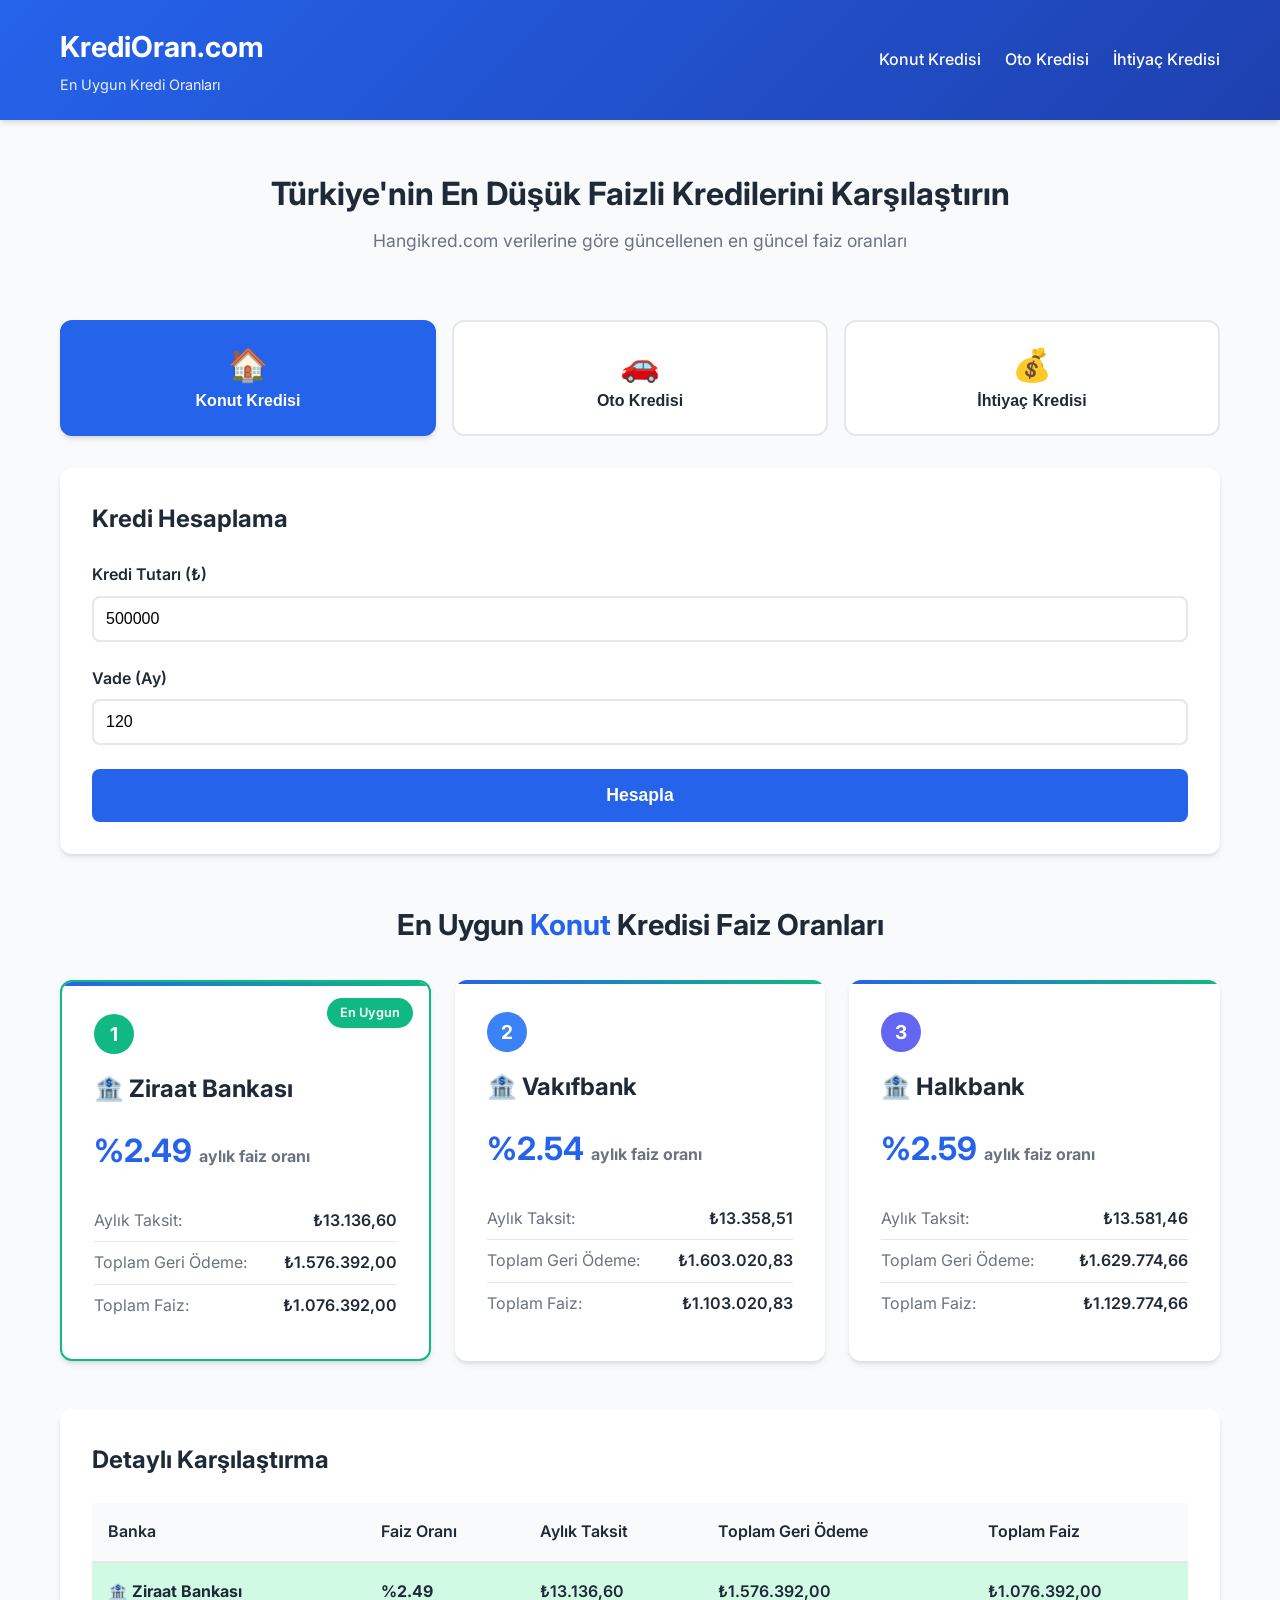
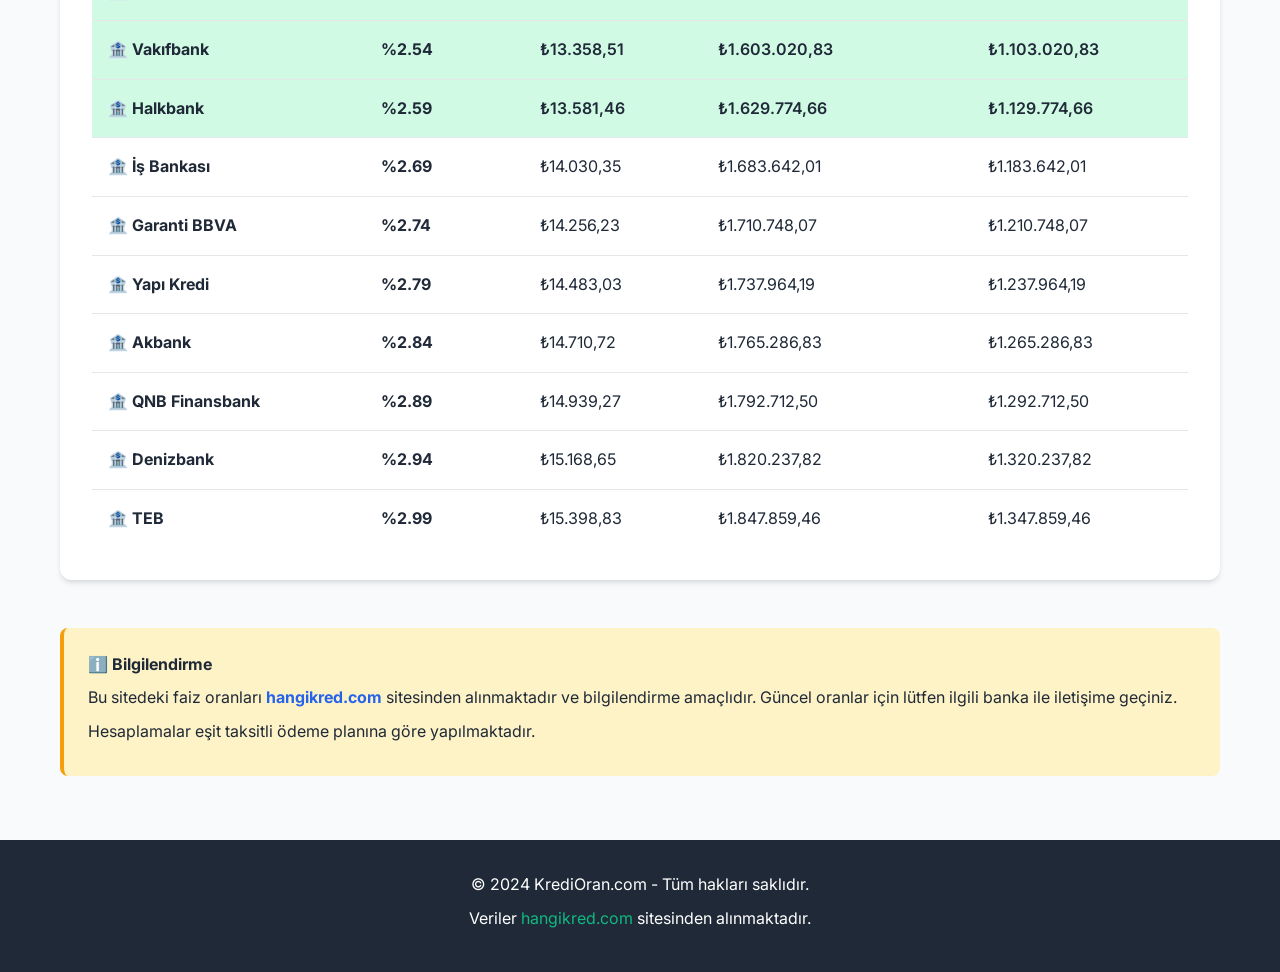
<file: index.html>
<!DOCTYPE html>
<html lang="tr">
<head>
    <meta charset="UTF-8">
    <meta name="viewport" content="width=device-width, initial-scale=1.0">
    <title>KrediOran.com - Türkiye'nin En Uygun Kredi Karşılaştırma Platformu</title>
    <link rel="stylesheet" href="styles.css">
    <link href="https://fonts.googleapis.com/css2?family=Inter:wght@300;400;600;700&display=swap" rel="stylesheet">
</head>
<body>
    <header>
        <div class="container">
            <div class="logo">
                <h1>KrediOran.com</h1>
                <p class="tagline">En Uygun Kredi Oranları</p>
            </div>
            <nav>
                <a href="#konut">Konut Kredisi</a>
                <a href="#oto">Oto Kredisi</a>
                <a href="#ihtiyac">İhtiyaç Kredisi</a>
            </nav>
        </div>
    </header>

    <main class="container">
        <section class="hero">
            <h2>Türkiye'nin En Düşük Faizli Kredilerini Karşılaştırın</h2>
            <p>Hangikred.com verilerine göre güncellenen en güncel faiz oranları</p>
        </section>

        <!-- Kredi Türü Seçimi -->
        <section class="loan-type-selector">
            <button class="loan-type-btn active" data-type="konut">
                <span class="icon">🏠</span>
                <span>Konut Kredisi</span>
            </button>
            <button class="loan-type-btn" data-type="oto">
                <span class="icon">🚗</span>
                <span>Oto Kredisi</span>
            </button>
            <button class="loan-type-btn" data-type="ihtiyac">
                <span class="icon">💰</span>
                <span>İhtiyaç Kredisi</span>
            </button>
        </section>

        <!-- Kredi Hesaplama Formu -->
        <section class="calculator">
            <div class="calculator-card">
                <h3>Kredi Hesaplama</h3>
                <form id="loanCalculator">
                    <div class="form-group">
                        <label for="loanAmount">Kredi Tutarı (₺)</label>
                        <input type="number" id="loanAmount" placeholder="Örn: 500000" value="500000" min="1000" step="1000" required>
                    </div>

                    <div class="form-group">
                        <label for="loanTerm">Vade (Ay)</label>
                        <input type="number" id="loanTerm" placeholder="Örn: 120" value="120" min="1" max="360" required>
                    </div>

                    <button type="submit" class="btn-calculate">Hesapla</button>
                </form>
            </div>
        </section>

        <!-- En Uygun 3 Banka -->
        <section class="results" id="results">
            <h3 class="results-title">En Uygun <span id="loanTypeName">Konut</span> Kredisi Faiz Oranları</h3>
            <div class="banks-container" id="banksContainer">
                <!-- Bankalar dinamik olarak yüklenecek -->
            </div>
        </section>

        <!-- Detaylı Karşılaştırma Tablosu -->
        <section class="comparison-table" id="comparisonTable">
            <h3>Detaylı Karşılaştırma</h3>
            <div class="table-responsive">
                <table id="detailTable">
                    <thead>
                        <tr>
                            <th>Banka</th>
                            <th>Faiz Oranı</th>
                            <th>Aylık Taksit</th>
                            <th>Toplam Geri Ödeme</th>
                            <th>Toplam Faiz</th>
                        </tr>
                    </thead>
                    <tbody id="detailTableBody">
                        <!-- Tablo dinamik olarak doldurulacak -->
                    </tbody>
                </table>
            </div>
        </section>

        <!-- Bilgilendirme -->
        <section class="info-section">
            <div class="info-card">
                <h4>ℹ️ Bilgilendirme</h4>
                <p>Bu sitedeki faiz oranları <strong>hangikred.com</strong> sitesinden alınmaktadır ve bilgilendirme amaçlıdır. Güncel oranlar için lütfen ilgili banka ile iletişime geçiniz.</p>
                <p>Hesaplamalar eşit taksitli ödeme planına göre yapılmaktadır.</p>
            </div>
        </section>
    </main>

    <footer>
        <div class="container">
            <p>&copy; 2024 KrediOran.com - Tüm hakları saklıdır.</p>
            <p class="data-source">Veriler <a href="https://www.hangikred.com" target="_blank" rel="noopener">hangikred.com</a> sitesinden alınmaktadır.</p>
        </div>
    </footer>

    <script src="script.js"></script>
</body>
</html>
</file>
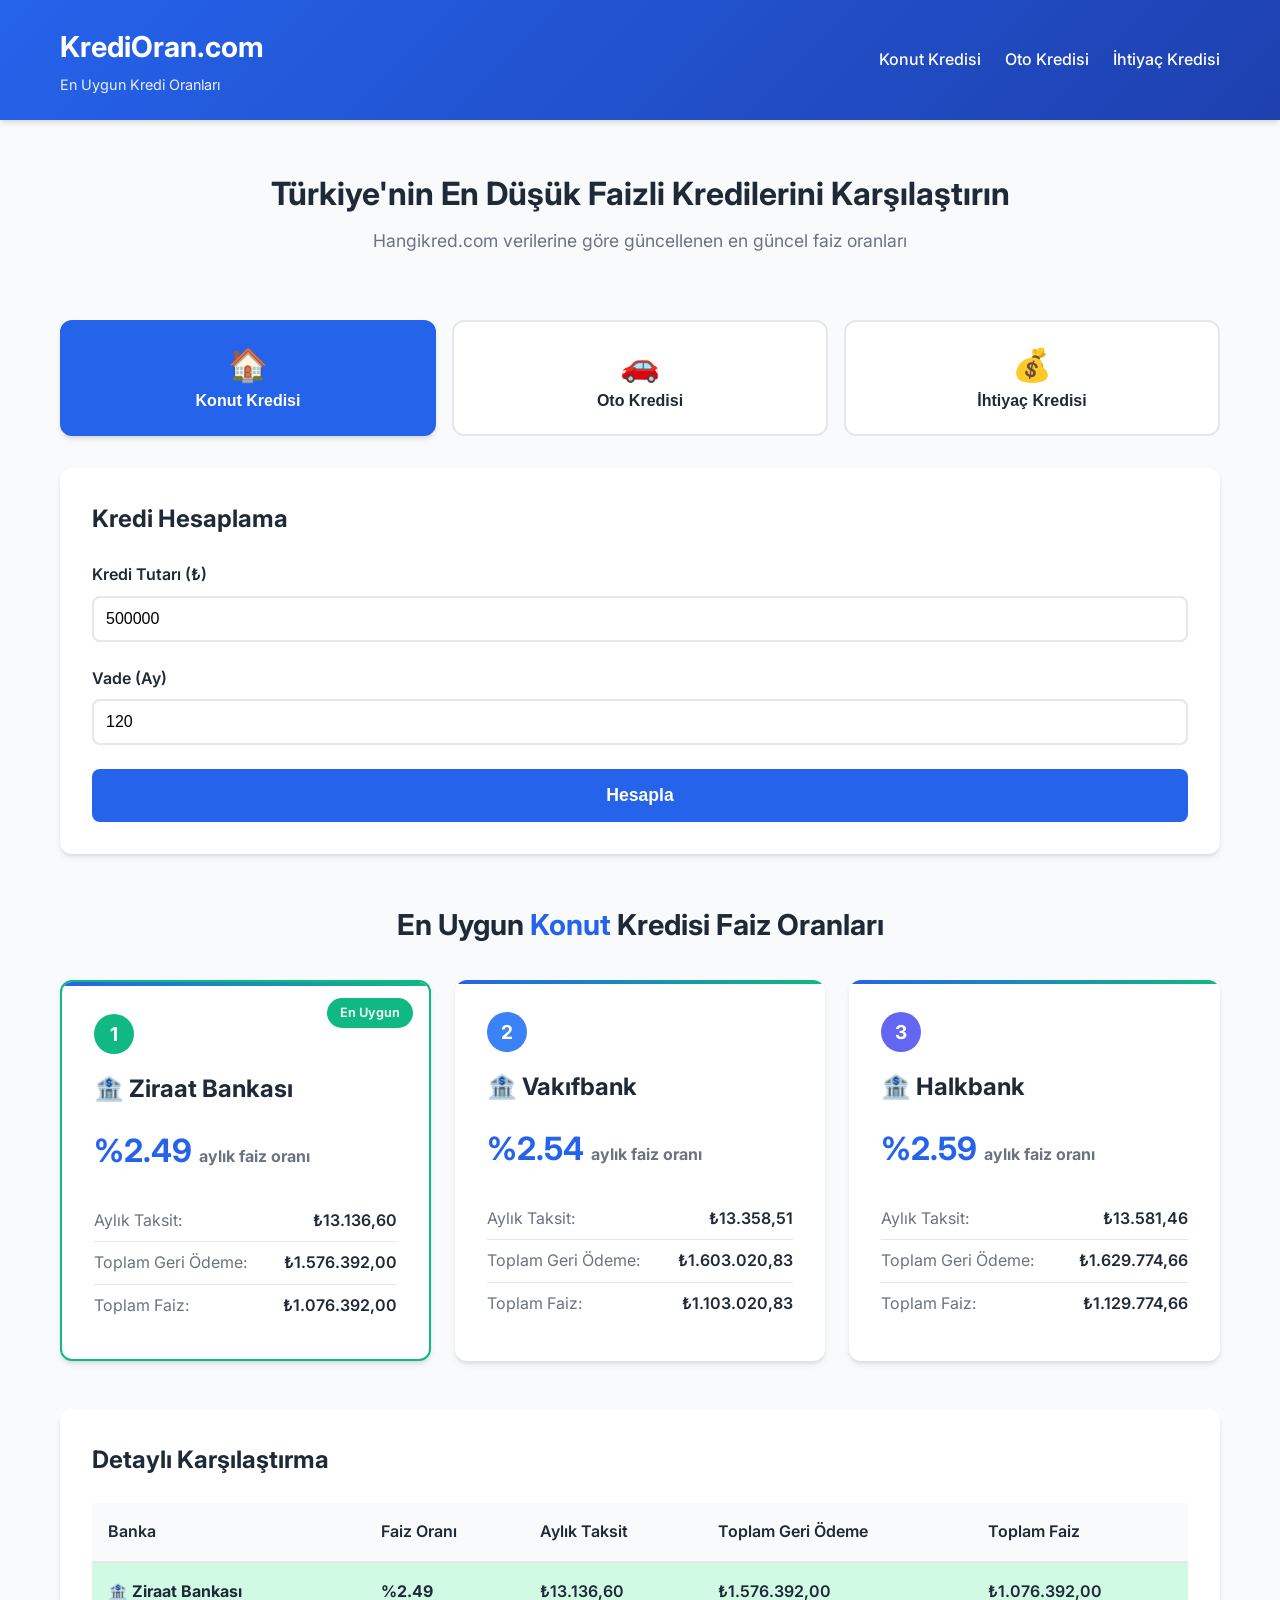
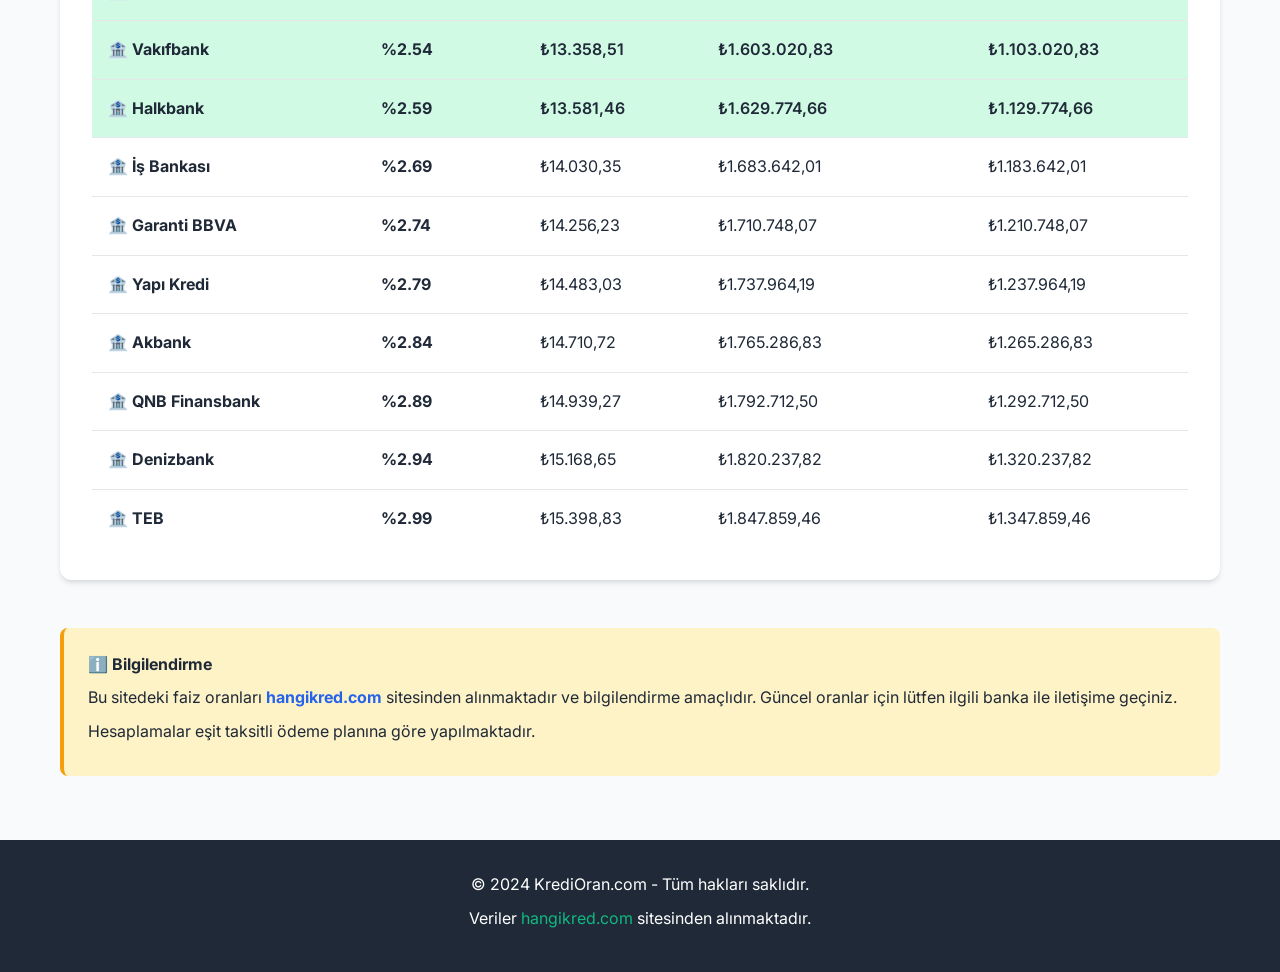
<file: kredioran-standalone.html>
<!DOCTYPE html>
<html lang="tr">
<head>
    <meta charset="UTF-8">
    <meta name="viewport" content="width=device-width, initial-scale=1.0">
    <title>KrediOran.com - Türkiye'nin En Uygun Kredi Karşılaştırma Platformu</title>
    <link href="https://fonts.googleapis.com/css2?family=Inter:wght@300;400;600;700&display=swap" rel="stylesheet">
    <style>
* {
    margin: 0;
    padding: 0;
    box-sizing: border-box;
}

:root {
    --primary-color: #2563eb;
    --primary-dark: #1e40af;
    --secondary-color: #10b981;
    --danger-color: #ef4444;
    --text-dark: #1f2937;
    --text-light: #6b7280;
    --bg-light: #f9fafb;
    --border-color: #e5e7eb;
    --shadow: 0 4px 6px -1px rgba(0, 0, 0, 0.1), 0 2px 4px -1px rgba(0, 0, 0, 0.06);
    --shadow-lg: 0 10px 15px -3px rgba(0, 0, 0, 0.1), 0 4px 6px -2px rgba(0, 0, 0, 0.05);
}

body {
    font-family: 'Inter', -apple-system, BlinkMacSystemFont, 'Segoe UI', Roboto, sans-serif;
    line-height: 1.6;
    color: var(--text-dark);
    background-color: var(--bg-light);
}

.container {
    max-width: 1200px;
    margin: 0 auto;
    padding: 0 20px;
}

header {
    background: linear-gradient(135deg, var(--primary-color), var(--primary-dark));
    color: white;
    padding: 1.5rem 0;
    box-shadow: var(--shadow);
}

header .container {
    display: flex;
    justify-content: space-between;
    align-items: center;
    flex-wrap: wrap;
}

.logo h1 {
    font-size: 1.8rem;
    font-weight: 700;
    margin-bottom: 0.2rem;
}

.logo .tagline {
    font-size: 0.9rem;
    opacity: 0.9;
}

nav {
    display: flex;
    gap: 1.5rem;
}

nav a {
    color: white;
    text-decoration: none;
    font-weight: 500;
    transition: opacity 0.3s;
}

nav a:hover {
    opacity: 0.8;
}

.hero {
    text-align: center;
    padding: 3rem 0 2rem;
}

.hero h2 {
    font-size: 2rem;
    margin-bottom: 0.5rem;
    color: var(--text-dark);
}

.hero p {
    color: var(--text-light);
    font-size: 1.1rem;
}

.loan-type-selector {
    display: grid;
    grid-template-columns: repeat(auto-fit, minmax(200px, 1fr));
    gap: 1rem;
    margin: 2rem 0;
}

.loan-type-btn {
    background: white;
    border: 2px solid var(--border-color);
    border-radius: 12px;
    padding: 1.5rem;
    cursor: pointer;
    transition: all 0.3s;
    display: flex;
    flex-direction: column;
    align-items: center;
    gap: 0.5rem;
    font-size: 1rem;
    font-weight: 600;
    color: var(--text-dark);
}

.loan-type-btn .icon {
    font-size: 2rem;
}

.loan-type-btn:hover {
    transform: translateY(-2px);
    box-shadow: var(--shadow);
    border-color: var(--primary-color);
}

.loan-type-btn.active {
    background: var(--primary-color);
    color: white;
    border-color: var(--primary-color);
    box-shadow: var(--shadow);
}

.calculator {
    margin: 2rem 0;
}

.calculator-card {
    background: white;
    border-radius: 12px;
    padding: 2rem;
    box-shadow: var(--shadow);
}

.calculator-card h3 {
    margin-bottom: 1.5rem;
    font-size: 1.5rem;
    color: var(--text-dark);
}

.form-group {
    margin-bottom: 1.5rem;
}

.form-group label {
    display: block;
    margin-bottom: 0.5rem;
    font-weight: 600;
    color: var(--text-dark);
}

.form-group input {
    width: 100%;
    padding: 0.75rem;
    border: 2px solid var(--border-color);
    border-radius: 8px;
    font-size: 1rem;
    transition: border-color 0.3s;
}

.form-group input:focus {
    outline: none;
    border-color: var(--primary-color);
}

.btn-calculate {
    width: 100%;
    background: var(--primary-color);
    color: white;
    border: none;
    border-radius: 8px;
    padding: 1rem;
    font-size: 1.1rem;
    font-weight: 600;
    cursor: pointer;
    transition: background 0.3s;
}

.btn-calculate:hover {
    background: var(--primary-dark);
}

.results {
    margin: 3rem 0;
}

.results-title {
    text-align: center;
    font-size: 1.8rem;
    margin-bottom: 2rem;
    color: var(--text-dark);
}

.results-title span {
    color: var(--primary-color);
}

.banks-container {
    display: grid;
    grid-template-columns: repeat(auto-fit, minmax(300px, 1fr));
    gap: 1.5rem;
}

.bank-card {
    background: white;
    border-radius: 12px;
    padding: 2rem;
    box-shadow: var(--shadow);
    transition: all 0.3s;
    position: relative;
    overflow: hidden;
}

.bank-card::before {
    content: '';
    position: absolute;
    top: 0;
    left: 0;
    right: 0;
    height: 4px;
    background: linear-gradient(90deg, var(--primary-color), var(--secondary-color));
}

.bank-card:hover {
    transform: translateY(-4px);
    box-shadow: var(--shadow-lg);
}

.bank-card.best {
    border: 2px solid var(--secondary-color);
}

.best-badge {
    position: absolute;
    top: 1rem;
    right: 1rem;
    background: var(--secondary-color);
    color: white;
    padding: 0.3rem 0.8rem;
    border-radius: 20px;
    font-size: 0.8rem;
    font-weight: 600;
}

.rank {
    display: inline-block;
    width: 40px;
    height: 40px;
    background: var(--primary-color);
    color: white;
    border-radius: 50%;
    display: flex;
    align-items: center;
    justify-content: center;
    font-weight: 700;
    font-size: 1.2rem;
    margin-bottom: 1rem;
}

.bank-name {
    font-size: 1.5rem;
    font-weight: 700;
    margin-bottom: 1rem;
    color: var(--text-dark);
}

.interest-rate {
    font-size: 2rem;
    font-weight: 700;
    color: var(--primary-color);
    margin-bottom: 1.5rem;
}

.interest-rate span {
    font-size: 1rem;
    color: var(--text-light);
}

.detail-item {
    display: flex;
    justify-content: space-between;
    padding: 0.5rem 0;
    border-bottom: 1px solid var(--border-color);
}

.detail-item:last-child {
    border-bottom: none;
}

.detail-label {
    color: var(--text-light);
}

.detail-value {
    font-weight: 600;
    color: var(--text-dark);
}

.comparison-table {
    margin: 3rem 0;
    background: white;
    border-radius: 12px;
    padding: 2rem;
    box-shadow: var(--shadow);
}

.comparison-table h3 {
    margin-bottom: 1.5rem;
    font-size: 1.5rem;
}

.table-responsive {
    overflow-x: auto;
}

table {
    width: 100%;
    border-collapse: collapse;
}

thead {
    background: var(--bg-light);
}

th {
    padding: 1rem;
    text-align: left;
    font-weight: 600;
    color: var(--text-dark);
    border-bottom: 2px solid var(--border-color);
}

td {
    padding: 1rem;
    border-bottom: 1px solid var(--border-color);
}

tbody tr:hover {
    background: var(--bg-light);
}

tbody tr:last-child td {
    border-bottom: none;
}

.best-rate {
    background: #d1fae5;
    font-weight: 600;
}

.info-section {
    margin: 3rem 0;
}

.info-card {
    background: #fef3c7;
    border-left: 4px solid #f59e0b;
    border-radius: 8px;
    padding: 1.5rem;
}

.info-card h4 {
    margin-bottom: 0.5rem;
    color: var(--text-dark);
}

.info-card p {
    color: var(--text-dark);
    margin-bottom: 0.5rem;
}

.info-card strong {
    color: var(--primary-color);
}

footer {
    background: var(--text-dark);
    color: white;
    text-align: center;
    padding: 2rem 0;
    margin-top: 4rem;
}

footer p {
    margin-bottom: 0.5rem;
}

footer a {
    color: var(--secondary-color);
    text-decoration: none;
}

footer a:hover {
    text-decoration: underline;
}

@media (max-width: 768px) {
    header .container {
        flex-direction: column;
        text-align: center;
        gap: 1rem;
    }

    nav {
        flex-direction: column;
        gap: 0.5rem;
    }

    .hero h2 {
        font-size: 1.5rem;
    }

    .loan-type-selector {
        grid-template-columns: 1fr;
    }

    .banks-container {
        grid-template-columns: 1fr;
    }

    .results-title {
        font-size: 1.3rem;
    }

    table {
        font-size: 0.9rem;
    }

    th, td {
        padding: 0.5rem;
    }
}

@media (max-width: 480px) {
    .container {
        padding: 0 15px;
    }

    .hero h2 {
        font-size: 1.3rem;
    }

    .bank-name {
        font-size: 1.2rem;
    }

    .interest-rate {
        font-size: 1.5rem;
    }
}

html {
    scroll-behavior: smooth;
}
    </style>
</head>
<body>
    <header>
        <div class="container">
            <div class="logo">
                <h1>KrediOran.com</h1>
                <p class="tagline">En Uygun Kredi Oranları</p>
            </div>
            <nav>
                <a href="#konut">Konut Kredisi</a>
                <a href="#oto">Oto Kredisi</a>
                <a href="#ihtiyac">İhtiyaç Kredisi</a>
            </nav>
        </div>
    </header>

    <main class="container">
        <section class="hero">
            <h2>Türkiye'nin En Düşük Faizli Kredilerini Karşılaştırın</h2>
            <p>Hangikred.com verilerine göre güncellenen en güncel faiz oranları</p>
        </section>

        <section class="loan-type-selector">
            <button class="loan-type-btn active" data-type="konut">
                <span class="icon">🏠</span>
                <span>Konut Kredisi</span>
            </button>
            <button class="loan-type-btn" data-type="oto">
                <span class="icon">🚗</span>
                <span>Oto Kredisi</span>
            </button>
            <button class="loan-type-btn" data-type="ihtiyac">
                <span class="icon">💰</span>
                <span>İhtiyaç Kredisi</span>
            </button>
        </section>

        <section class="calculator">
            <div class="calculator-card">
                <h3>Kredi Hesaplama</h3>
                <form id="loanCalculator">
                    <div class="form-group">
                        <label for="loanAmount">Kredi Tutarı (₺)</label>
                        <input type="number" id="loanAmount" placeholder="Örn: 500000" value="500000" min="1000" step="1000" required>
                    </div>

                    <div class="form-group">
                        <label for="loanTerm">Vade (Ay)</label>
                        <input type="number" id="loanTerm" placeholder="Örn: 120" value="120" min="1" max="360" required>
                    </div>

                    <button type="submit" class="btn-calculate">Hesapla</button>
                </form>
            </div>
        </section>

        <section class="results" id="results">
            <h3 class="results-title">En Uygun <span id="loanTypeName">Konut</span> Kredisi Faiz Oranları</h3>
            <div class="banks-container" id="banksContainer"></div>
        </section>

        <section class="comparison-table" id="comparisonTable">
            <h3>Detaylı Karşılaştırma</h3>
            <div class="table-responsive">
                <table id="detailTable">
                    <thead>
                        <tr>
                            <th>Banka</th>
                            <th>Faiz Oranı</th>
                            <th>Aylık Taksit</th>
                            <th>Toplam Geri Ödeme</th>
                            <th>Toplam Faiz</th>
                        </tr>
                    </thead>
                    <tbody id="detailTableBody"></tbody>
                </table>
            </div>
        </section>

        <section class="info-section">
            <div class="info-card">
                <h4>ℹ️ Bilgilendirme</h4>
                <p>Bu sitedeki faiz oranları <strong>hangikred.com</strong> sitesinden alınmaktadır ve bilgilendirme amaçlıdır. Güncel oranlar için lütfen ilgili banka ile iletişime geçiniz.</p>
                <p>Hesaplamalar eşit taksitli ödeme planına göre yapılmaktadır.</p>
            </div>
        </section>
    </main>

    <footer>
        <div class="container">
            <p>&copy; 2024 KrediOran.com - Tüm hakları saklıdır.</p>
            <p class="data-source">Veriler <a href="https://www.hangikred.com" target="_blank" rel="noopener">hangikred.com</a> sitesinden alınmaktadır.</p>
        </div>
    </footer>

    <script>
const bankData = {
    konut: [
        { name: "Ziraat Bankası", rate: 2.49, logo: "🏦" },
        { name: "Vakıfbank", rate: 2.54, logo: "🏦" },
        { name: "Halkbank", rate: 2.59, logo: "🏦" },
        { name: "İş Bankası", rate: 2.69, logo: "🏦" },
        { name: "Garanti BBVA", rate: 2.74, logo: "🏦" },
        { name: "Yapı Kredi", rate: 2.79, logo: "🏦" },
        { name: "Akbank", rate: 2.84, logo: "🏦" },
        { name: "QNB Finansbank", rate: 2.89, logo: "🏦" },
        { name: "Denizbank", rate: 2.94, logo: "🏦" },
        { name: "TEB", rate: 2.99, logo: "🏦" }
    ],
    oto: [
        { name: "Toyota Finans", rate: 2.99, logo: "🚗" },
        { name: "Vakıfbank", rate: 3.09, logo: "🏦" },
        { name: "Garanti BBVA", rate: 3.19, logo: "🏦" },
        { name: "Ziraat Bankası", rate: 3.24, logo: "🏦" },
        { name: "Halkbank", rate: 3.29, logo: "🏦" },
        { name: "İş Bankası", rate: 3.34, logo: "🏦" },
        { name: "Akbank", rate: 3.39, logo: "🏦" },
        { name: "Yapı Kredi", rate: 3.44, logo: "🏦" },
        { name: "QNB Finansbank", rate: 3.49, logo: "🏦" },
        { name: "Denizbank", rate: 3.54, logo: "🏦" }
    ],
    ihtiyac: [
        { name: "Ziraat Bankası", rate: 3.49, logo: "🏦" },
        { name: "Vakıfbank", rate: 3.59, logo: "🏦" },
        { name: "Halkbank", rate: 3.69, logo: "🏦" },
        { name: "İş Bankası", rate: 3.79, logo: "🏦" },
        { name: "Garanti BBVA", rate: 3.84, logo: "🏦" },
        { name: "Akbank", rate: 3.89, logo: "🏦" },
        { name: "Yapı Kredi", rate: 3.94, logo: "🏦" },
        { name: "QNB Finansbank", rate: 3.99, logo: "🏦" },
        { name: "Denizbank", rate: 4.04, logo: "🏦" },
        { name: "TEB", rate: 4.09, logo: "🏦" }
    ]
};

let currentLoanType = 'konut';
let currentAmount = 500000;
let currentTerm = 120;

document.addEventListener('DOMContentLoaded', function() {
    initializeApp();
});

function initializeApp() {
    const loanTypeBtns = document.querySelectorAll('.loan-type-btn');
    loanTypeBtns.forEach(btn => {
        btn.addEventListener('click', function() {
            loanTypeBtns.forEach(b => b.classList.remove('active'));
            this.classList.add('active');
            currentLoanType = this.dataset.type;
            updateResults();
        });
    });

    const form = document.getElementById('loanCalculator');
    form.addEventListener('submit', function(e) {
        e.preventDefault();
        calculateLoans();
    });

    updateResults();
}

function calculateLoans() {
    const amountInput = document.getElementById('loanAmount');
    const termInput = document.getElementById('loanTerm');

    currentAmount = parseFloat(amountInput.value);
    currentTerm = parseInt(termInput.value);

    if (currentAmount < 1000) {
        alert('Kredi tutarı en az 1.000 TL olmalıdır.');
        return;
    }

    if (currentTerm < 1 || currentTerm > 360) {
        alert('Vade 1 ile 360 ay arasında olmalıdır.');
        return;
    }

    updateResults();
    document.getElementById('results').scrollIntoView({ behavior: 'smooth', block: 'start' });
}

function updateResults() {
    const loanTypeNames = {
        'konut': 'Konut',
        'oto': 'Oto',
        'ihtiyac': 'İhtiyaç'
    };
    document.getElementById('loanTypeName').textContent = loanTypeNames[currentLoanType];

    const banks = [...bankData[currentLoanType]].sort((a, b) => a.rate - b.rate);
    displayTopBanks(banks.slice(0, 3));
    displayDetailTable(banks);
}

function displayTopBanks(topBanks) {
    const container = document.getElementById('banksContainer');
    container.innerHTML = '';

    topBanks.forEach((bank, index) => {
        const calculation = calculateMonthlyPayment(currentAmount, bank.rate, currentTerm);

        const card = document.createElement('div');
        card.className = `bank-card ${index === 0 ? 'best' : ''}`;

        card.innerHTML = `
            ${index === 0 ? '<div class="best-badge">En Uygun</div>' : ''}
            <div class="rank" style="background: ${index === 0 ? '#10b981' : index === 1 ? '#3b82f6' : '#6366f1'}">${index + 1}</div>
            <div class="bank-name">${bank.logo} ${bank.name}</div>
            <div class="interest-rate">
                %${bank.rate.toFixed(2)}
                <span>aylık faiz oranı</span>
            </div>
            <div class="detail-item">
                <span class="detail-label">Aylık Taksit:</span>
                <span class="detail-value">${formatCurrency(calculation.monthlyPayment)}</span>
            </div>
            <div class="detail-item">
                <span class="detail-label">Toplam Geri Ödeme:</span>
                <span class="detail-value">${formatCurrency(calculation.totalPayment)}</span>
            </div>
            <div class="detail-item">
                <span class="detail-label">Toplam Faiz:</span>
                <span class="detail-value">${formatCurrency(calculation.totalInterest)}</span>
            </div>
        `;

        container.appendChild(card);
    });
}

function displayDetailTable(banks) {
    const tbody = document.getElementById('detailTableBody');
    tbody.innerHTML = '';

    banks.forEach((bank, index) => {
        const calculation = calculateMonthlyPayment(currentAmount, bank.rate, currentTerm);

        const row = document.createElement('tr');
        row.className = index < 3 ? 'best-rate' : '';

        row.innerHTML = `
            <td><strong>${bank.logo} ${bank.name}</strong></td>
            <td><strong>%${bank.rate.toFixed(2)}</strong></td>
            <td>${formatCurrency(calculation.monthlyPayment)}</td>
            <td>${formatCurrency(calculation.totalPayment)}</td>
            <td>${formatCurrency(calculation.totalInterest)}</td>
        `;

        tbody.appendChild(row);
    });
}

function calculateMonthlyPayment(principal, monthlyRate, term) {
    const r = monthlyRate / 100;
    const monthlyPayment = principal * (r * Math.pow(1 + r, term)) / (Math.pow(1 + r, term) - 1);
    const totalPayment = monthlyPayment * term;
    const totalInterest = totalPayment - principal;

    return {
        monthlyPayment: monthlyPayment,
        totalPayment: totalPayment,
        totalInterest: totalInterest
    };
}

function formatCurrency(amount) {
    return new Intl.NumberFormat('tr-TR', {
        style: 'currency',
        currency: 'TRY',
        minimumFractionDigits: 2,
        maximumFractionDigits: 2
    }).format(amount);
}
    </script>
</body>
</html>
</file>
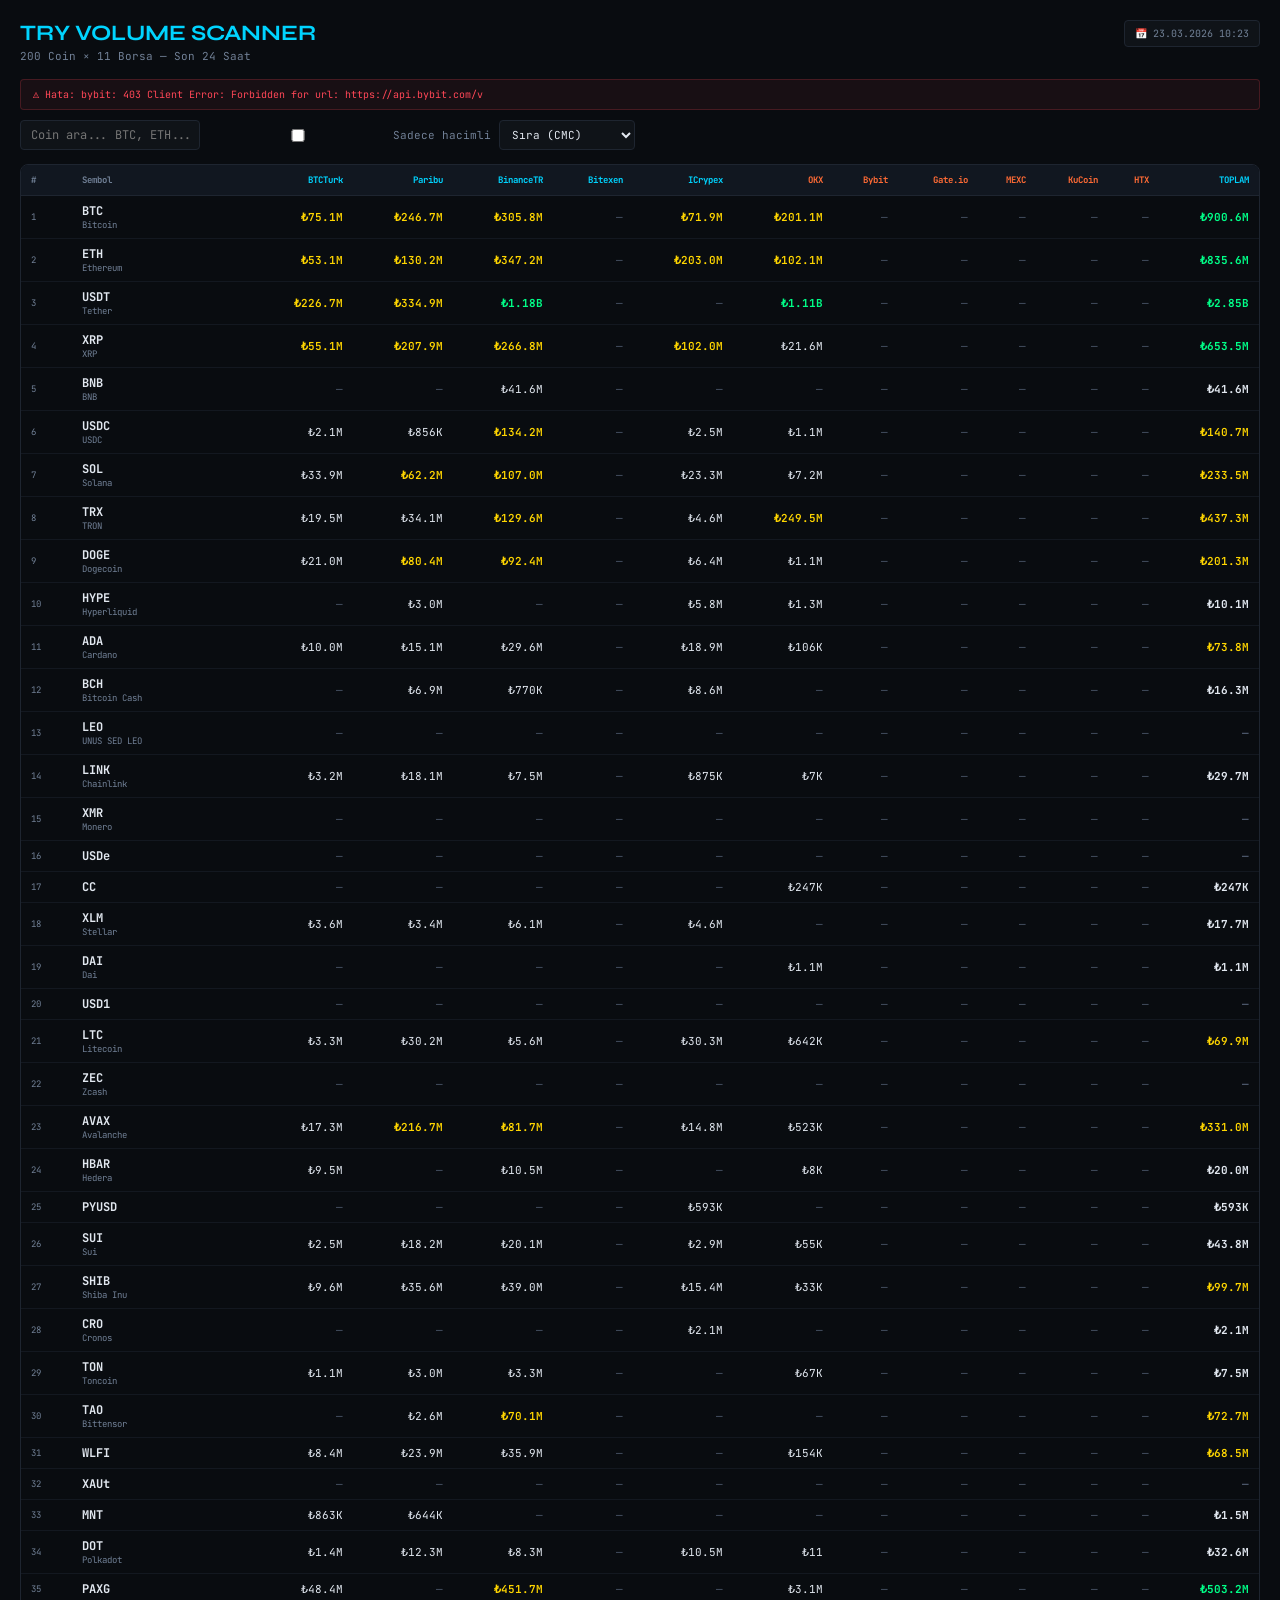
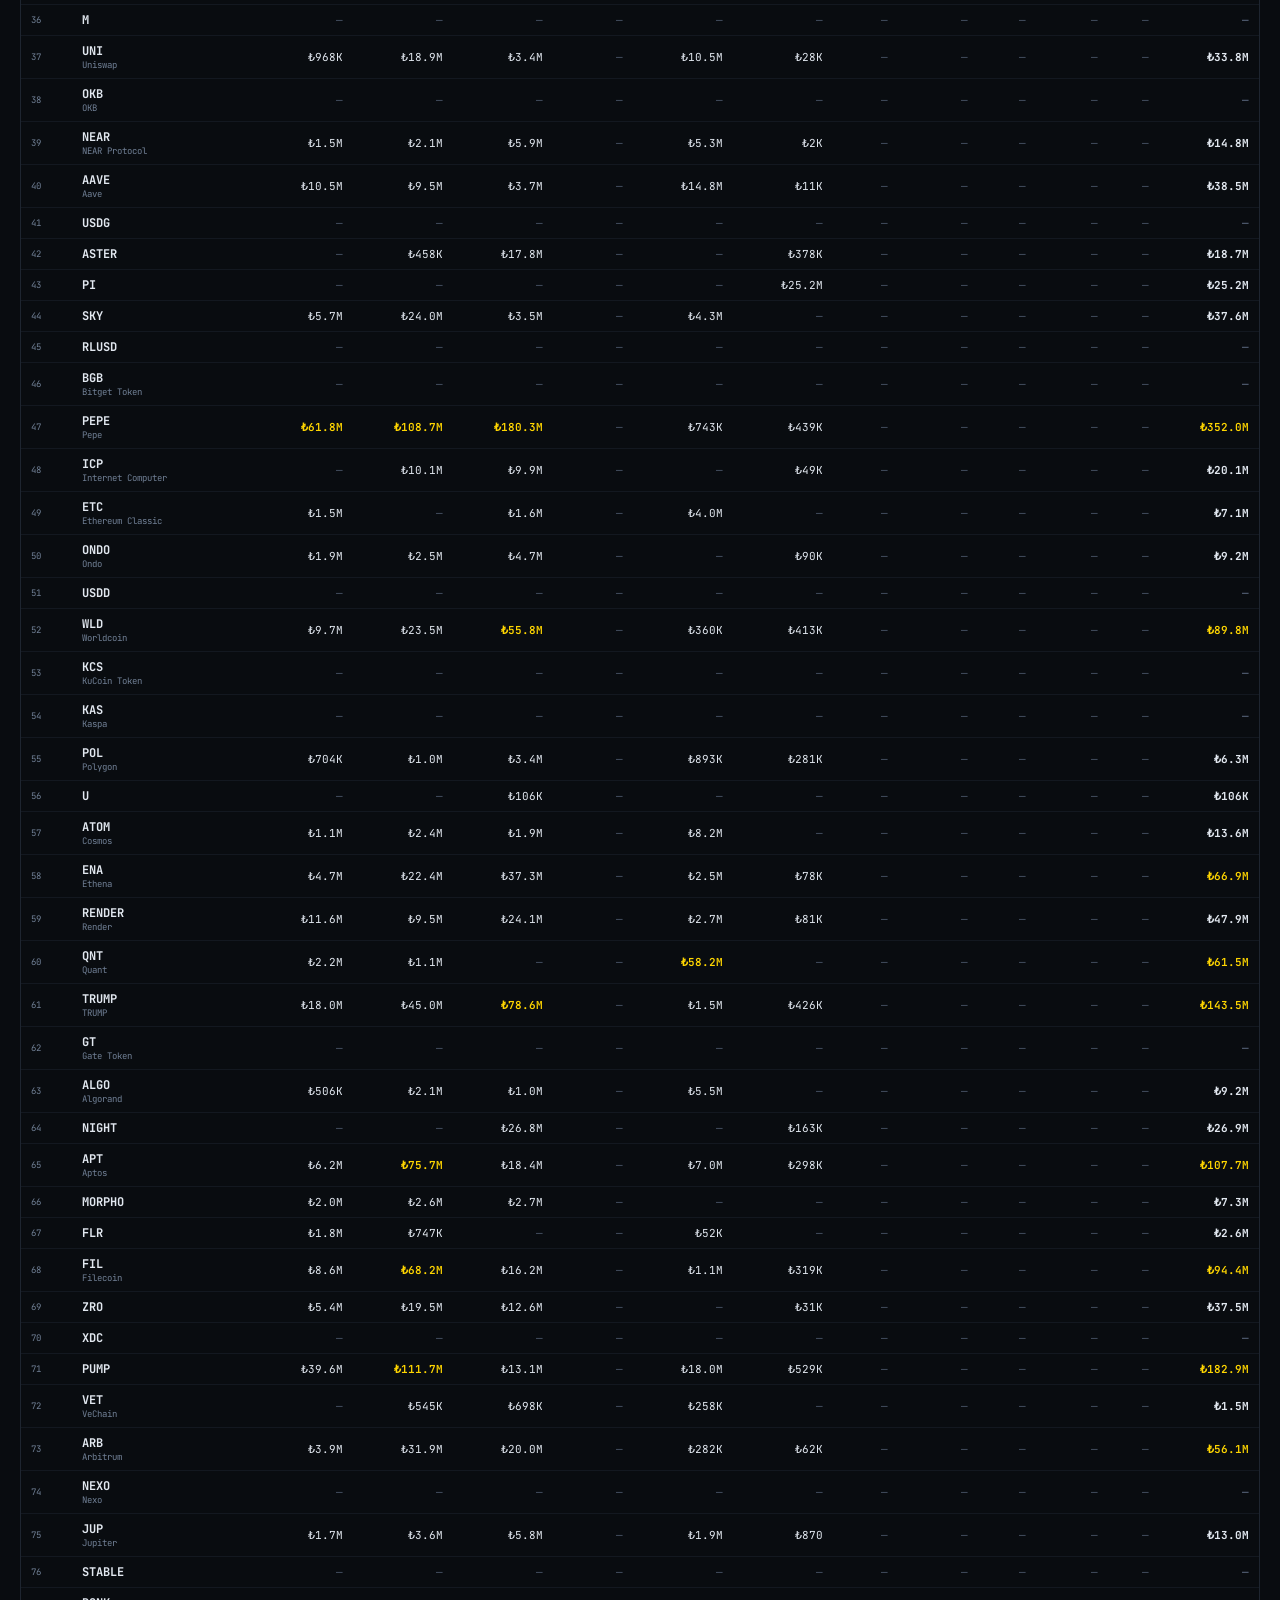
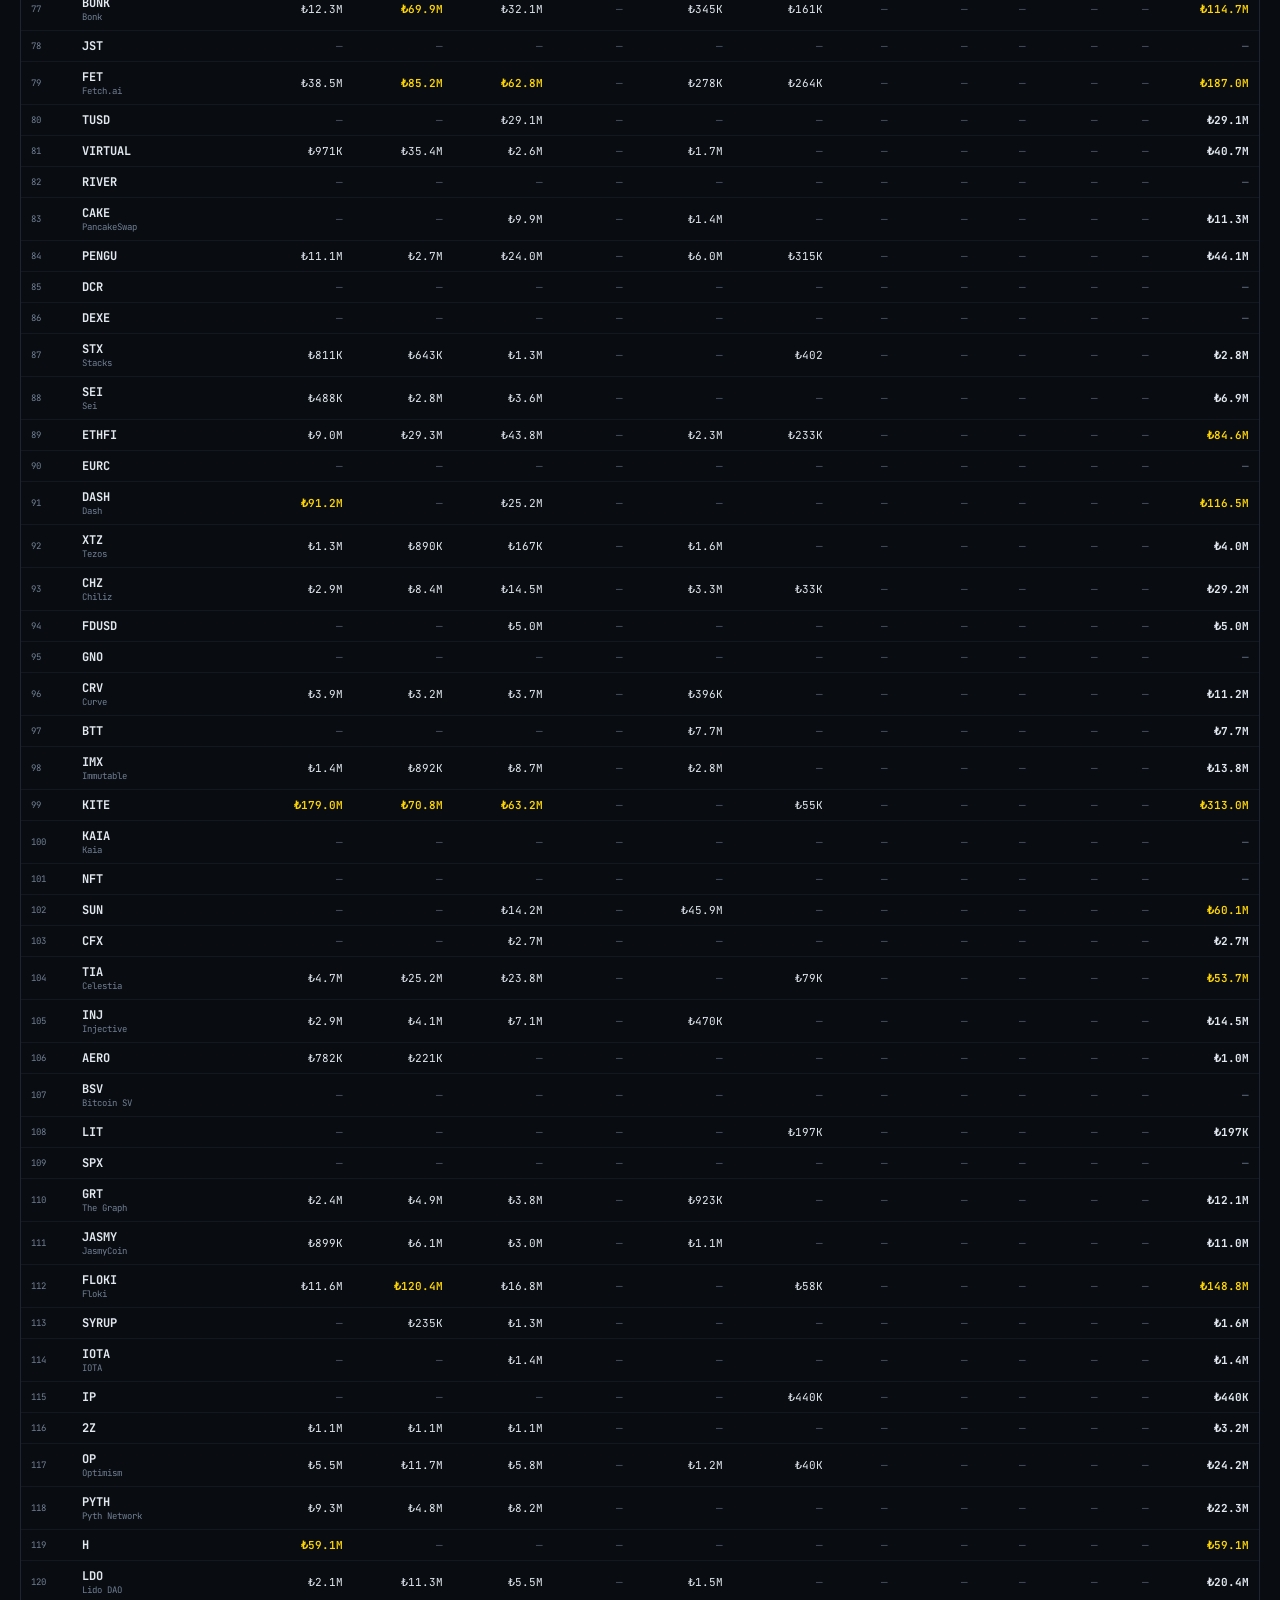
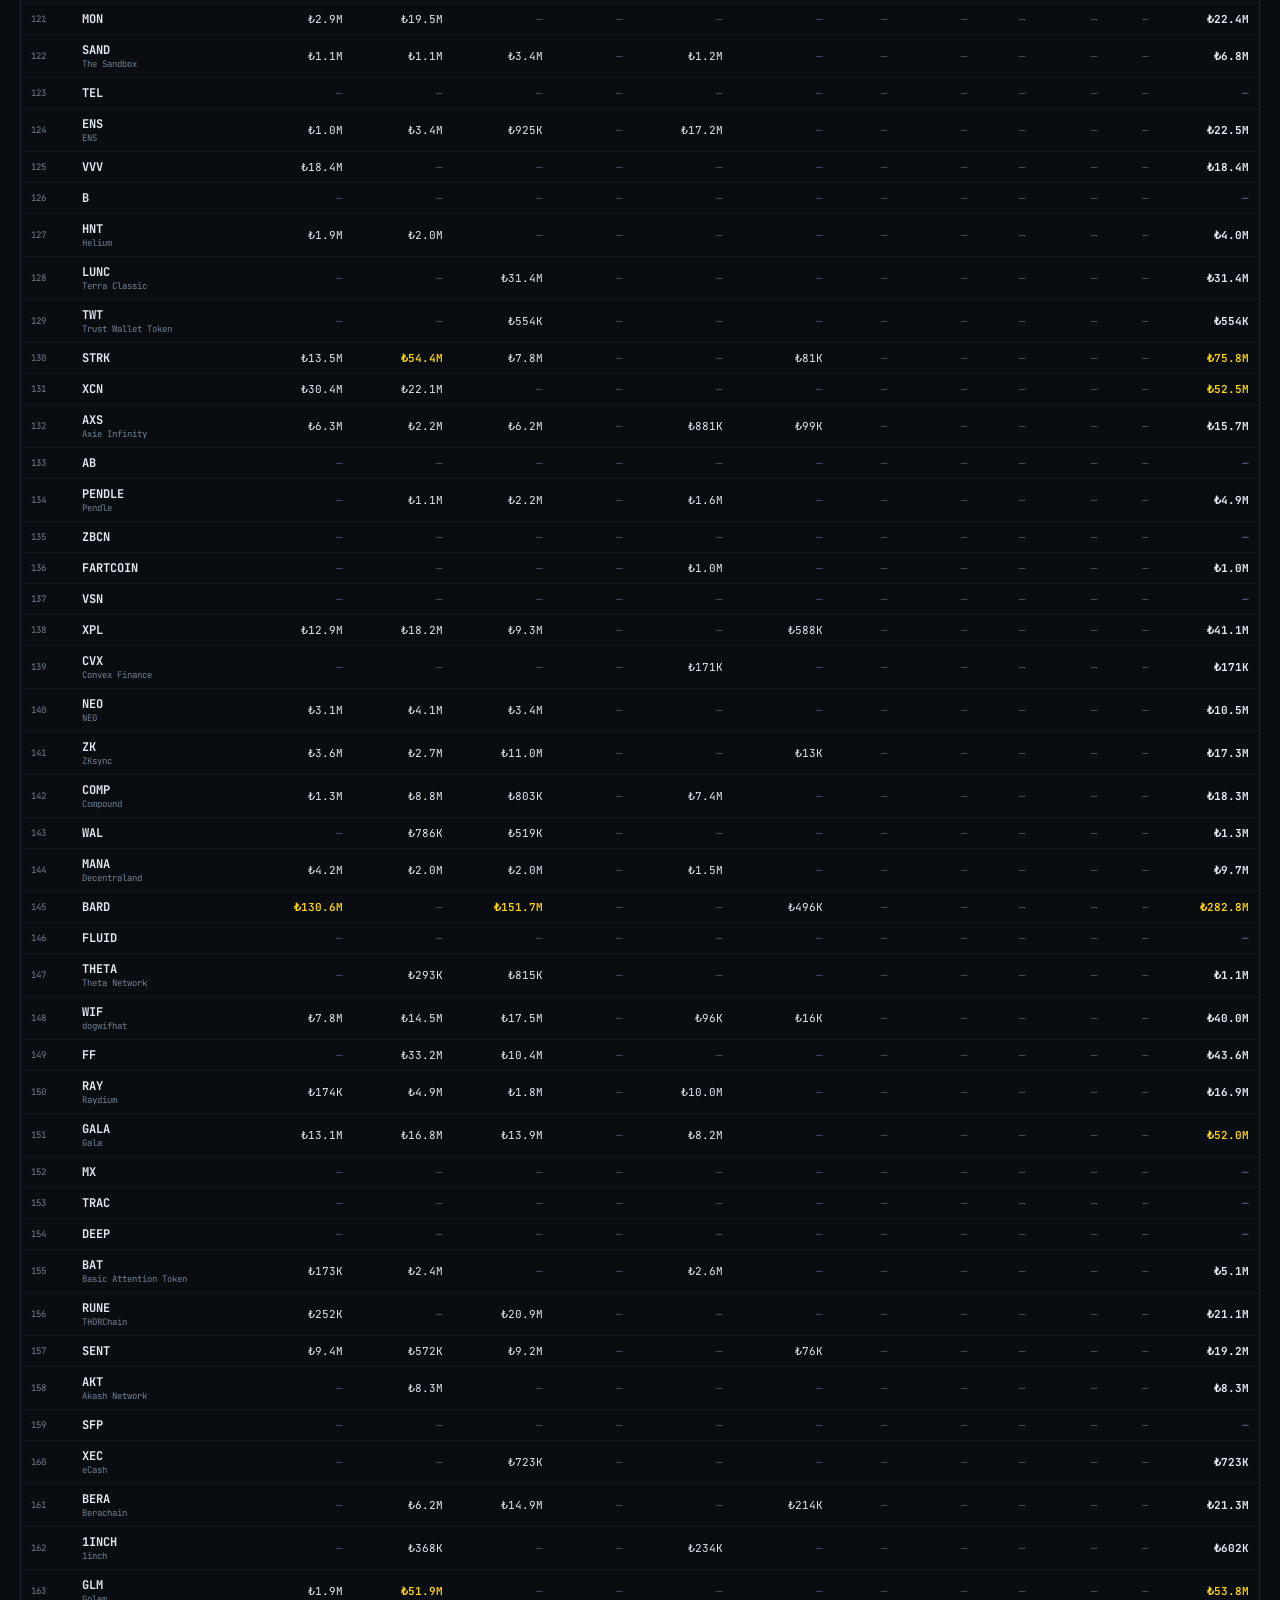
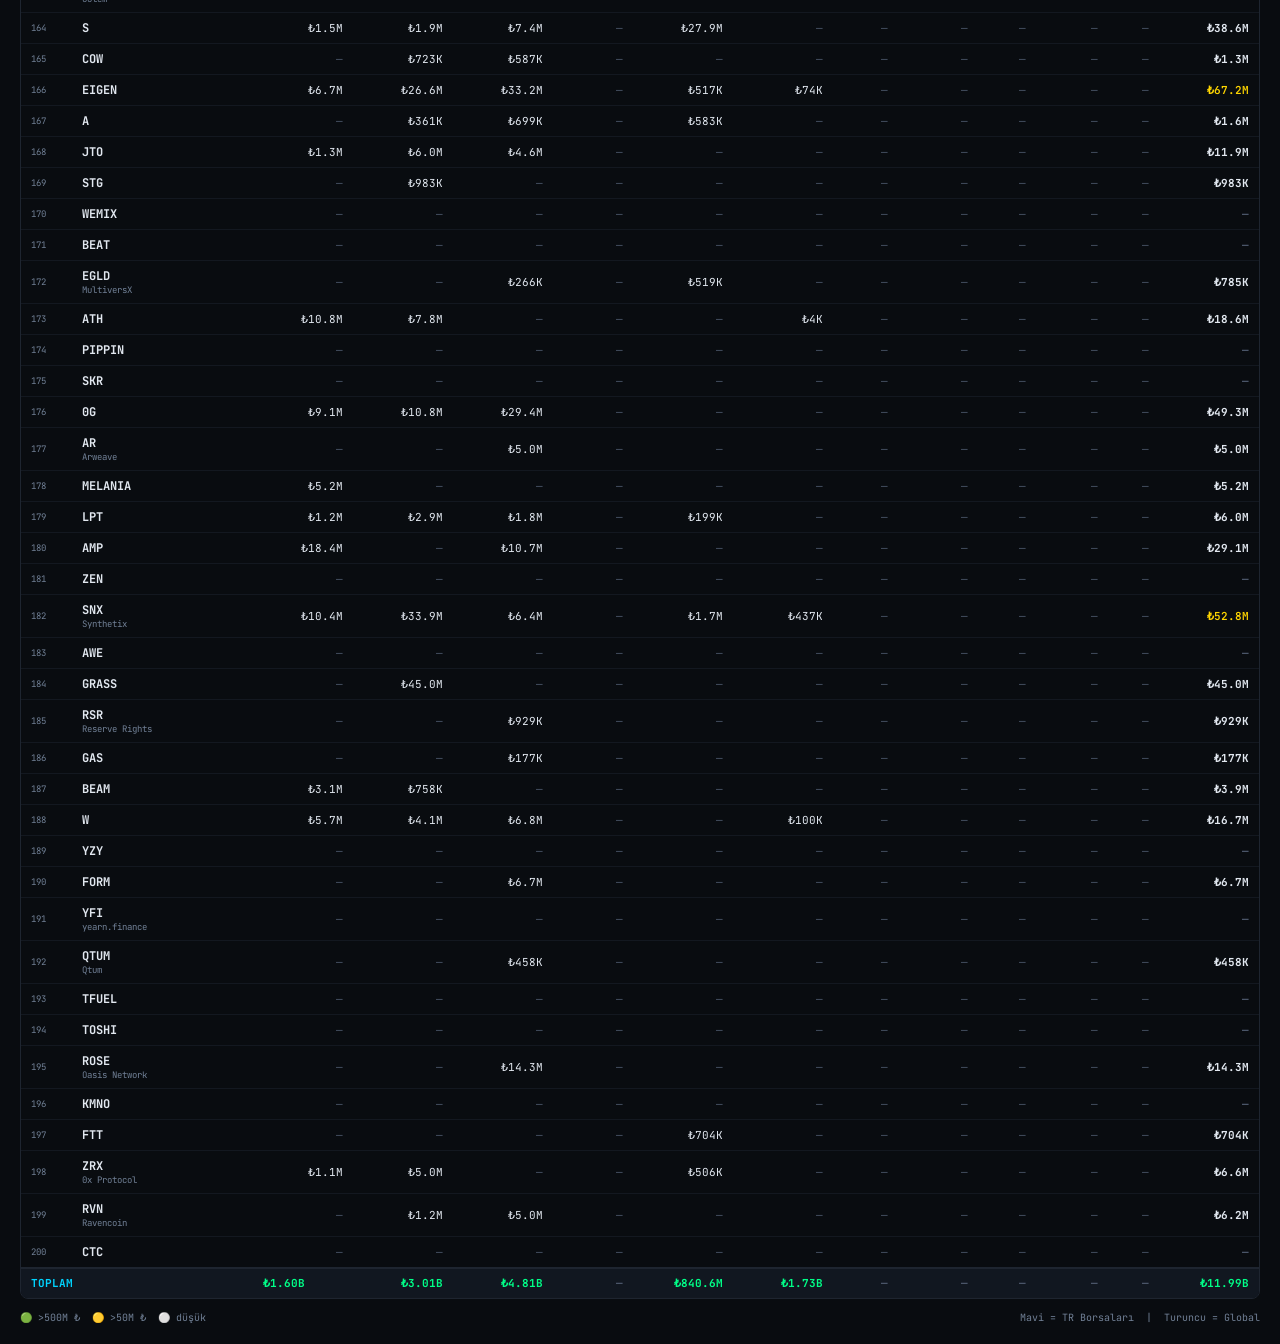
<file: try_volumes.html>
<!DOCTYPE html>
<html lang="tr">
<head>
<meta charset="UTF-8">
<title>TRY Volume Scanner</title>
<style>
@import url('https://fonts.googleapis.com/css2?family=JetBrains+Mono:wght@400;600;700&family=Syne:wght@800&display=swap');
:root{--bg:#090c10;--surf:#0f1318;--brd:#1e2530;--acc:#00d4ff;--acc2:#ff6b35;--grn:#00ff88;--ylw:#ffd600;--mut:#4a5568;--txt:#e2e8f0;--dim:#718096;}
*{margin:0;padding:0;box-sizing:border-box;}
body{background:var(--bg);color:var(--txt);font-family:'JetBrains Mono',monospace;padding:20px;}
h1{font-family:'Syne',sans-serif;font-size:22px;color:var(--acc);}
.sub{color:var(--dim);font-size:11px;margin-top:3px;}
.hdr{display:flex;justify-content:space-between;align-items:flex-start;margin-bottom:16px;flex-wrap:wrap;gap:12px;}
.ts{font-size:10px;color:var(--dim);background:var(--surf);padding:6px 10px;border:1px solid var(--brd);border-radius:4px;}
.filters{display:flex;gap:8px;margin-bottom:14px;flex-wrap:wrap;align-items:center;}
input{font-family:'JetBrains Mono',monospace;font-size:12px;background:var(--surf);border:1px solid var(--brd);color:var(--txt);padding:6px 10px;border-radius:4px;outline:none;width:180px;}
input:focus{border-color:var(--acc);}
label{font-size:11px;color:var(--dim);display:flex;align-items:center;gap:5px;cursor:pointer;}
select{font-family:'JetBrains Mono',monospace;font-size:11px;background:var(--surf);border:1px solid var(--brd);color:var(--txt);padding:6px 8px;border-radius:4px;outline:none;cursor:pointer;}
.twrap{overflow-x:auto;border-radius:8px;border:1px solid var(--brd);}
table{width:100%;border-collapse:collapse;font-size:11px;min-width:900px;}
thead{position:sticky;top:0;z-index:10;}
th{background:#111720;color:var(--dim);padding:9px 10px;text-align:right;font-weight:700;font-size:9px;border-bottom:1px solid var(--brd);white-space:nowrap;}
th:first-child,th:nth-child(2){text-align:left;}
td{padding:7px 10px;text-align:right;border-bottom:1px solid #131820;white-space:nowrap;}
td:first-child,td:nth-child(2){text-align:left;}
tr:hover td{background:#0f1520;}
.rk{color:var(--dim);font-size:9px;}
.sym{font-weight:700;font-size:12px;}
.cnm{color:var(--dim);font-size:9px;display:block;}
.v0{color:var(--mut);}
.vl{color:#e2e8f0;}
.vm{color:var(--ylw);font-weight:600;}
.vh{color:var(--grn);font-weight:700;}
.vtot{color:var(--acc);font-weight:700;}
.etr{color:var(--acc)!important;}
.eglobal{color:var(--acc2)!important;}
.sumrow td{background:#111720!important;border-top:2px solid var(--brd);font-weight:700;color:var(--acc);}
.errnote{font-size:10px;color:#ff4757;padding:8px 12px;margin-bottom:10px;border:1px solid #ff475733;border-radius:4px;background:#ff475710;}
.foot{font-size:10px;color:var(--dim);margin-top:12px;display:flex;justify-content:space-between;}
</style>
</head>
<body>
<div class="hdr">
  <div><h1>TRY VOLUME SCANNER</h1><p class="sub">200 Coin × 11 Borsa — Son 24 Saat</p></div>
  <span class="ts">📅 23.03.2026 10:23</span>
</div>
<div class="errnote">⚠ Hata: bybit: 403 Client Error: Forbidden for url: https://api.bybit.com/v</div>
<div class="filters">
  <input type="text" id="srch" placeholder="Coin ara... BTC, ETH..." oninput="filt()">
  <label><input type="checkbox" id="hz" onchange="filt()"> Sadece hacimli</label>
  <select id="srt" onchange="filt()">
    <option value="rank">Sıra (CMC)</option>
    <option value="desc">Toplam Hacim ↓</option>
    <option value="az">Sembol A-Z</option>
  </select>
</div>
<div class="twrap">
<table>
<thead><tr><th>#</th><th>Sembol</th><th class="etr">BTCTurk</th><th class="etr">Paribu</th><th class="etr">BinanceTR</th><th class="etr">Bitexen</th><th class="etr">ICrypex</th><th class="eglobal">OKX</th><th class="eglobal">Bybit</th><th class="eglobal">Gate.io</th><th class="eglobal">MEXC</th><th class="eglobal">KuCoin</th><th class="eglobal">HTX</th><th style="color:var(--acc)">TOPLAM</th></tr></thead>
<tbody id="tb">
<tr><td class="rk">1</td><td><span class="sym">BTC</span><span class="cnm">Bitcoin</span></td><td><span class="vm">₺75.1M</span></td><td><span class="vm">₺246.7M</span></td><td><span class="vm">₺305.8M</span></td><td><span class="v0">—</span></td><td><span class="vm">₺71.9M</span></td><td><span class="vm">₺201.1M</span></td><td><span class="v0">—</span></td><td><span class="v0">—</span></td><td><span class="v0">—</span></td><td><span class="v0">—</span></td><td><span class="v0">—</span></td><td class="vtot"><span class="vh">₺900.6M</span></td></tr>
<tr><td class="rk">2</td><td><span class="sym">ETH</span><span class="cnm">Ethereum</span></td><td><span class="vm">₺53.1M</span></td><td><span class="vm">₺130.2M</span></td><td><span class="vm">₺347.2M</span></td><td><span class="v0">—</span></td><td><span class="vm">₺203.0M</span></td><td><span class="vm">₺102.1M</span></td><td><span class="v0">—</span></td><td><span class="v0">—</span></td><td><span class="v0">—</span></td><td><span class="v0">—</span></td><td><span class="v0">—</span></td><td class="vtot"><span class="vh">₺835.6M</span></td></tr>
<tr><td class="rk">3</td><td><span class="sym">USDT</span><span class="cnm">Tether</span></td><td><span class="vm">₺226.7M</span></td><td><span class="vm">₺334.9M</span></td><td><span class="vh">₺1.18B</span></td><td><span class="v0">—</span></td><td><span class="v0">—</span></td><td><span class="vh">₺1.11B</span></td><td><span class="v0">—</span></td><td><span class="v0">—</span></td><td><span class="v0">—</span></td><td><span class="v0">—</span></td><td><span class="v0">—</span></td><td class="vtot"><span class="vh">₺2.85B</span></td></tr>
<tr><td class="rk">4</td><td><span class="sym">XRP</span><span class="cnm">XRP</span></td><td><span class="vm">₺55.1M</span></td><td><span class="vm">₺207.9M</span></td><td><span class="vm">₺266.8M</span></td><td><span class="v0">—</span></td><td><span class="vm">₺102.0M</span></td><td><span class="vl">₺21.6M</span></td><td><span class="v0">—</span></td><td><span class="v0">—</span></td><td><span class="v0">—</span></td><td><span class="v0">—</span></td><td><span class="v0">—</span></td><td class="vtot"><span class="vh">₺653.5M</span></td></tr>
<tr><td class="rk">5</td><td><span class="sym">BNB</span><span class="cnm">BNB</span></td><td><span class="v0">—</span></td><td><span class="v0">—</span></td><td><span class="vl">₺41.6M</span></td><td><span class="v0">—</span></td><td><span class="v0">—</span></td><td><span class="v0">—</span></td><td><span class="v0">—</span></td><td><span class="v0">—</span></td><td><span class="v0">—</span></td><td><span class="v0">—</span></td><td><span class="v0">—</span></td><td class="vtot"><span class="vl">₺41.6M</span></td></tr>
<tr><td class="rk">6</td><td><span class="sym">USDC</span><span class="cnm">USDC</span></td><td><span class="vl">₺2.1M</span></td><td><span class="vl">₺856K</span></td><td><span class="vm">₺134.2M</span></td><td><span class="v0">—</span></td><td><span class="vl">₺2.5M</span></td><td><span class="vl">₺1.1M</span></td><td><span class="v0">—</span></td><td><span class="v0">—</span></td><td><span class="v0">—</span></td><td><span class="v0">—</span></td><td><span class="v0">—</span></td><td class="vtot"><span class="vm">₺140.7M</span></td></tr>
<tr><td class="rk">7</td><td><span class="sym">SOL</span><span class="cnm">Solana</span></td><td><span class="vl">₺33.9M</span></td><td><span class="vm">₺62.2M</span></td><td><span class="vm">₺107.0M</span></td><td><span class="v0">—</span></td><td><span class="vl">₺23.3M</span></td><td><span class="vl">₺7.2M</span></td><td><span class="v0">—</span></td><td><span class="v0">—</span></td><td><span class="v0">—</span></td><td><span class="v0">—</span></td><td><span class="v0">—</span></td><td class="vtot"><span class="vm">₺233.5M</span></td></tr>
<tr><td class="rk">8</td><td><span class="sym">TRX</span><span class="cnm">TRON</span></td><td><span class="vl">₺19.5M</span></td><td><span class="vl">₺34.1M</span></td><td><span class="vm">₺129.6M</span></td><td><span class="v0">—</span></td><td><span class="vl">₺4.6M</span></td><td><span class="vm">₺249.5M</span></td><td><span class="v0">—</span></td><td><span class="v0">—</span></td><td><span class="v0">—</span></td><td><span class="v0">—</span></td><td><span class="v0">—</span></td><td class="vtot"><span class="vm">₺437.3M</span></td></tr>
<tr><td class="rk">9</td><td><span class="sym">DOGE</span><span class="cnm">Dogecoin</span></td><td><span class="vl">₺21.0M</span></td><td><span class="vm">₺80.4M</span></td><td><span class="vm">₺92.4M</span></td><td><span class="v0">—</span></td><td><span class="vl">₺6.4M</span></td><td><span class="vl">₺1.1M</span></td><td><span class="v0">—</span></td><td><span class="v0">—</span></td><td><span class="v0">—</span></td><td><span class="v0">—</span></td><td><span class="v0">—</span></td><td class="vtot"><span class="vm">₺201.3M</span></td></tr>
<tr><td class="rk">10</td><td><span class="sym">HYPE</span><span class="cnm">Hyperliquid</span></td><td><span class="v0">—</span></td><td><span class="vl">₺3.0M</span></td><td><span class="v0">—</span></td><td><span class="v0">—</span></td><td><span class="vl">₺5.8M</span></td><td><span class="vl">₺1.3M</span></td><td><span class="v0">—</span></td><td><span class="v0">—</span></td><td><span class="v0">—</span></td><td><span class="v0">—</span></td><td><span class="v0">—</span></td><td class="vtot"><span class="vl">₺10.1M</span></td></tr>
<tr><td class="rk">11</td><td><span class="sym">ADA</span><span class="cnm">Cardano</span></td><td><span class="vl">₺10.0M</span></td><td><span class="vl">₺15.1M</span></td><td><span class="vl">₺29.6M</span></td><td><span class="v0">—</span></td><td><span class="vl">₺18.9M</span></td><td><span class="vl">₺106K</span></td><td><span class="v0">—</span></td><td><span class="v0">—</span></td><td><span class="v0">—</span></td><td><span class="v0">—</span></td><td><span class="v0">—</span></td><td class="vtot"><span class="vm">₺73.8M</span></td></tr>
<tr><td class="rk">12</td><td><span class="sym">BCH</span><span class="cnm">Bitcoin Cash</span></td><td><span class="v0">—</span></td><td><span class="vl">₺6.9M</span></td><td><span class="vl">₺770K</span></td><td><span class="v0">—</span></td><td><span class="vl">₺8.6M</span></td><td><span class="v0">—</span></td><td><span class="v0">—</span></td><td><span class="v0">—</span></td><td><span class="v0">—</span></td><td><span class="v0">—</span></td><td><span class="v0">—</span></td><td class="vtot"><span class="vl">₺16.3M</span></td></tr>
<tr><td class="rk">13</td><td><span class="sym">LEO</span><span class="cnm">UNUS SED LEO</span></td><td><span class="v0">—</span></td><td><span class="v0">—</span></td><td><span class="v0">—</span></td><td><span class="v0">—</span></td><td><span class="v0">—</span></td><td><span class="v0">—</span></td><td><span class="v0">—</span></td><td><span class="v0">—</span></td><td><span class="v0">—</span></td><td><span class="v0">—</span></td><td><span class="v0">—</span></td><td class="vtot"><span class="v0">—</span></td></tr>
<tr><td class="rk">14</td><td><span class="sym">LINK</span><span class="cnm">Chainlink</span></td><td><span class="vl">₺3.2M</span></td><td><span class="vl">₺18.1M</span></td><td><span class="vl">₺7.5M</span></td><td><span class="v0">—</span></td><td><span class="vl">₺875K</span></td><td><span class="vl">₺7K</span></td><td><span class="v0">—</span></td><td><span class="v0">—</span></td><td><span class="v0">—</span></td><td><span class="v0">—</span></td><td><span class="v0">—</span></td><td class="vtot"><span class="vl">₺29.7M</span></td></tr>
<tr><td class="rk">15</td><td><span class="sym">XMR</span><span class="cnm">Monero</span></td><td><span class="v0">—</span></td><td><span class="v0">—</span></td><td><span class="v0">—</span></td><td><span class="v0">—</span></td><td><span class="v0">—</span></td><td><span class="v0">—</span></td><td><span class="v0">—</span></td><td><span class="v0">—</span></td><td><span class="v0">—</span></td><td><span class="v0">—</span></td><td><span class="v0">—</span></td><td class="vtot"><span class="v0">—</span></td></tr>
<tr><td class="rk">16</td><td><span class="sym">USDe</span></td><td><span class="v0">—</span></td><td><span class="v0">—</span></td><td><span class="v0">—</span></td><td><span class="v0">—</span></td><td><span class="v0">—</span></td><td><span class="v0">—</span></td><td><span class="v0">—</span></td><td><span class="v0">—</span></td><td><span class="v0">—</span></td><td><span class="v0">—</span></td><td><span class="v0">—</span></td><td class="vtot"><span class="v0">—</span></td></tr>
<tr><td class="rk">17</td><td><span class="sym">CC</span></td><td><span class="v0">—</span></td><td><span class="v0">—</span></td><td><span class="v0">—</span></td><td><span class="v0">—</span></td><td><span class="v0">—</span></td><td><span class="vl">₺247K</span></td><td><span class="v0">—</span></td><td><span class="v0">—</span></td><td><span class="v0">—</span></td><td><span class="v0">—</span></td><td><span class="v0">—</span></td><td class="vtot"><span class="vl">₺247K</span></td></tr>
<tr><td class="rk">18</td><td><span class="sym">XLM</span><span class="cnm">Stellar</span></td><td><span class="vl">₺3.6M</span></td><td><span class="vl">₺3.4M</span></td><td><span class="vl">₺6.1M</span></td><td><span class="v0">—</span></td><td><span class="vl">₺4.6M</span></td><td><span class="v0">—</span></td><td><span class="v0">—</span></td><td><span class="v0">—</span></td><td><span class="v0">—</span></td><td><span class="v0">—</span></td><td><span class="v0">—</span></td><td class="vtot"><span class="vl">₺17.7M</span></td></tr>
<tr><td class="rk">19</td><td><span class="sym">DAI</span><span class="cnm">Dai</span></td><td><span class="v0">—</span></td><td><span class="v0">—</span></td><td><span class="v0">—</span></td><td><span class="v0">—</span></td><td><span class="v0">—</span></td><td><span class="vl">₺1.1M</span></td><td><span class="v0">—</span></td><td><span class="v0">—</span></td><td><span class="v0">—</span></td><td><span class="v0">—</span></td><td><span class="v0">—</span></td><td class="vtot"><span class="vl">₺1.1M</span></td></tr>
<tr><td class="rk">20</td><td><span class="sym">USD1</span></td><td><span class="v0">—</span></td><td><span class="v0">—</span></td><td><span class="v0">—</span></td><td><span class="v0">—</span></td><td><span class="v0">—</span></td><td><span class="v0">—</span></td><td><span class="v0">—</span></td><td><span class="v0">—</span></td><td><span class="v0">—</span></td><td><span class="v0">—</span></td><td><span class="v0">—</span></td><td class="vtot"><span class="v0">—</span></td></tr>
<tr><td class="rk">21</td><td><span class="sym">LTC</span><span class="cnm">Litecoin</span></td><td><span class="vl">₺3.3M</span></td><td><span class="vl">₺30.2M</span></td><td><span class="vl">₺5.6M</span></td><td><span class="v0">—</span></td><td><span class="vl">₺30.3M</span></td><td><span class="vl">₺642K</span></td><td><span class="v0">—</span></td><td><span class="v0">—</span></td><td><span class="v0">—</span></td><td><span class="v0">—</span></td><td><span class="v0">—</span></td><td class="vtot"><span class="vm">₺69.9M</span></td></tr>
<tr><td class="rk">22</td><td><span class="sym">ZEC</span><span class="cnm">Zcash</span></td><td><span class="v0">—</span></td><td><span class="v0">—</span></td><td><span class="v0">—</span></td><td><span class="v0">—</span></td><td><span class="v0">—</span></td><td><span class="v0">—</span></td><td><span class="v0">—</span></td><td><span class="v0">—</span></td><td><span class="v0">—</span></td><td><span class="v0">—</span></td><td><span class="v0">—</span></td><td class="vtot"><span class="v0">—</span></td></tr>
<tr><td class="rk">23</td><td><span class="sym">AVAX</span><span class="cnm">Avalanche</span></td><td><span class="vl">₺17.3M</span></td><td><span class="vm">₺216.7M</span></td><td><span class="vm">₺81.7M</span></td><td><span class="v0">—</span></td><td><span class="vl">₺14.8M</span></td><td><span class="vl">₺523K</span></td><td><span class="v0">—</span></td><td><span class="v0">—</span></td><td><span class="v0">—</span></td><td><span class="v0">—</span></td><td><span class="v0">—</span></td><td class="vtot"><span class="vm">₺331.0M</span></td></tr>
<tr><td class="rk">24</td><td><span class="sym">HBAR</span><span class="cnm">Hedera</span></td><td><span class="vl">₺9.5M</span></td><td><span class="v0">—</span></td><td><span class="vl">₺10.5M</span></td><td><span class="v0">—</span></td><td><span class="v0">—</span></td><td><span class="vl">₺8K</span></td><td><span class="v0">—</span></td><td><span class="v0">—</span></td><td><span class="v0">—</span></td><td><span class="v0">—</span></td><td><span class="v0">—</span></td><td class="vtot"><span class="vl">₺20.0M</span></td></tr>
<tr><td class="rk">25</td><td><span class="sym">PYUSD</span></td><td><span class="v0">—</span></td><td><span class="v0">—</span></td><td><span class="v0">—</span></td><td><span class="v0">—</span></td><td><span class="vl">₺593K</span></td><td><span class="v0">—</span></td><td><span class="v0">—</span></td><td><span class="v0">—</span></td><td><span class="v0">—</span></td><td><span class="v0">—</span></td><td><span class="v0">—</span></td><td class="vtot"><span class="vl">₺593K</span></td></tr>
<tr><td class="rk">26</td><td><span class="sym">SUI</span><span class="cnm">Sui</span></td><td><span class="vl">₺2.5M</span></td><td><span class="vl">₺18.2M</span></td><td><span class="vl">₺20.1M</span></td><td><span class="v0">—</span></td><td><span class="vl">₺2.9M</span></td><td><span class="vl">₺55K</span></td><td><span class="v0">—</span></td><td><span class="v0">—</span></td><td><span class="v0">—</span></td><td><span class="v0">—</span></td><td><span class="v0">—</span></td><td class="vtot"><span class="vl">₺43.8M</span></td></tr>
<tr><td class="rk">27</td><td><span class="sym">SHIB</span><span class="cnm">Shiba Inu</span></td><td><span class="vl">₺9.6M</span></td><td><span class="vl">₺35.6M</span></td><td><span class="vl">₺39.0M</span></td><td><span class="v0">—</span></td><td><span class="vl">₺15.4M</span></td><td><span class="vl">₺33K</span></td><td><span class="v0">—</span></td><td><span class="v0">—</span></td><td><span class="v0">—</span></td><td><span class="v0">—</span></td><td><span class="v0">—</span></td><td class="vtot"><span class="vm">₺99.7M</span></td></tr>
<tr><td class="rk">28</td><td><span class="sym">CRO</span><span class="cnm">Cronos</span></td><td><span class="v0">—</span></td><td><span class="v0">—</span></td><td><span class="v0">—</span></td><td><span class="v0">—</span></td><td><span class="vl">₺2.1M</span></td><td><span class="v0">—</span></td><td><span class="v0">—</span></td><td><span class="v0">—</span></td><td><span class="v0">—</span></td><td><span class="v0">—</span></td><td><span class="v0">—</span></td><td class="vtot"><span class="vl">₺2.1M</span></td></tr>
<tr><td class="rk">29</td><td><span class="sym">TON</span><span class="cnm">Toncoin</span></td><td><span class="vl">₺1.1M</span></td><td><span class="vl">₺3.0M</span></td><td><span class="vl">₺3.3M</span></td><td><span class="v0">—</span></td><td><span class="v0">—</span></td><td><span class="vl">₺67K</span></td><td><span class="v0">—</span></td><td><span class="v0">—</span></td><td><span class="v0">—</span></td><td><span class="v0">—</span></td><td><span class="v0">—</span></td><td class="vtot"><span class="vl">₺7.5M</span></td></tr>
<tr><td class="rk">30</td><td><span class="sym">TAO</span><span class="cnm">Bittensor</span></td><td><span class="v0">—</span></td><td><span class="vl">₺2.6M</span></td><td><span class="vm">₺70.1M</span></td><td><span class="v0">—</span></td><td><span class="v0">—</span></td><td><span class="v0">—</span></td><td><span class="v0">—</span></td><td><span class="v0">—</span></td><td><span class="v0">—</span></td><td><span class="v0">—</span></td><td><span class="v0">—</span></td><td class="vtot"><span class="vm">₺72.7M</span></td></tr>
<tr><td class="rk">31</td><td><span class="sym">WLFI</span></td><td><span class="vl">₺8.4M</span></td><td><span class="vl">₺23.9M</span></td><td><span class="vl">₺35.9M</span></td><td><span class="v0">—</span></td><td><span class="v0">—</span></td><td><span class="vl">₺154K</span></td><td><span class="v0">—</span></td><td><span class="v0">—</span></td><td><span class="v0">—</span></td><td><span class="v0">—</span></td><td><span class="v0">—</span></td><td class="vtot"><span class="vm">₺68.5M</span></td></tr>
<tr><td class="rk">32</td><td><span class="sym">XAUt</span></td><td><span class="v0">—</span></td><td><span class="v0">—</span></td><td><span class="v0">—</span></td><td><span class="v0">—</span></td><td><span class="v0">—</span></td><td><span class="v0">—</span></td><td><span class="v0">—</span></td><td><span class="v0">—</span></td><td><span class="v0">—</span></td><td><span class="v0">—</span></td><td><span class="v0">—</span></td><td class="vtot"><span class="v0">—</span></td></tr>
<tr><td class="rk">33</td><td><span class="sym">MNT</span></td><td><span class="vl">₺863K</span></td><td><span class="vl">₺644K</span></td><td><span class="v0">—</span></td><td><span class="v0">—</span></td><td><span class="v0">—</span></td><td><span class="v0">—</span></td><td><span class="v0">—</span></td><td><span class="v0">—</span></td><td><span class="v0">—</span></td><td><span class="v0">—</span></td><td><span class="v0">—</span></td><td class="vtot"><span class="vl">₺1.5M</span></td></tr>
<tr><td class="rk">34</td><td><span class="sym">DOT</span><span class="cnm">Polkadot</span></td><td><span class="vl">₺1.4M</span></td><td><span class="vl">₺12.3M</span></td><td><span class="vl">₺8.3M</span></td><td><span class="v0">—</span></td><td><span class="vl">₺10.5M</span></td><td><span class="vl">₺11</span></td><td><span class="v0">—</span></td><td><span class="v0">—</span></td><td><span class="v0">—</span></td><td><span class="v0">—</span></td><td><span class="v0">—</span></td><td class="vtot"><span class="vl">₺32.6M</span></td></tr>
<tr><td class="rk">35</td><td><span class="sym">PAXG</span></td><td><span class="vl">₺48.4M</span></td><td><span class="v0">—</span></td><td><span class="vm">₺451.7M</span></td><td><span class="v0">—</span></td><td><span class="v0">—</span></td><td><span class="vl">₺3.1M</span></td><td><span class="v0">—</span></td><td><span class="v0">—</span></td><td><span class="v0">—</span></td><td><span class="v0">—</span></td><td><span class="v0">—</span></td><td class="vtot"><span class="vh">₺503.2M</span></td></tr>
<tr><td class="rk">36</td><td><span class="sym">M</span></td><td><span class="v0">—</span></td><td><span class="v0">—</span></td><td><span class="v0">—</span></td><td><span class="v0">—</span></td><td><span class="v0">—</span></td><td><span class="v0">—</span></td><td><span class="v0">—</span></td><td><span class="v0">—</span></td><td><span class="v0">—</span></td><td><span class="v0">—</span></td><td><span class="v0">—</span></td><td class="vtot"><span class="v0">—</span></td></tr>
<tr><td class="rk">37</td><td><span class="sym">UNI</span><span class="cnm">Uniswap</span></td><td><span class="vl">₺968K</span></td><td><span class="vl">₺18.9M</span></td><td><span class="vl">₺3.4M</span></td><td><span class="v0">—</span></td><td><span class="vl">₺10.5M</span></td><td><span class="vl">₺28K</span></td><td><span class="v0">—</span></td><td><span class="v0">—</span></td><td><span class="v0">—</span></td><td><span class="v0">—</span></td><td><span class="v0">—</span></td><td class="vtot"><span class="vl">₺33.8M</span></td></tr>
<tr><td class="rk">38</td><td><span class="sym">OKB</span><span class="cnm">OKB</span></td><td><span class="v0">—</span></td><td><span class="v0">—</span></td><td><span class="v0">—</span></td><td><span class="v0">—</span></td><td><span class="v0">—</span></td><td><span class="v0">—</span></td><td><span class="v0">—</span></td><td><span class="v0">—</span></td><td><span class="v0">—</span></td><td><span class="v0">—</span></td><td><span class="v0">—</span></td><td class="vtot"><span class="v0">—</span></td></tr>
<tr><td class="rk">39</td><td><span class="sym">NEAR</span><span class="cnm">NEAR Protocol</span></td><td><span class="vl">₺1.5M</span></td><td><span class="vl">₺2.1M</span></td><td><span class="vl">₺5.9M</span></td><td><span class="v0">—</span></td><td><span class="vl">₺5.3M</span></td><td><span class="vl">₺2K</span></td><td><span class="v0">—</span></td><td><span class="v0">—</span></td><td><span class="v0">—</span></td><td><span class="v0">—</span></td><td><span class="v0">—</span></td><td class="vtot"><span class="vl">₺14.8M</span></td></tr>
<tr><td class="rk">40</td><td><span class="sym">AAVE</span><span class="cnm">Aave</span></td><td><span class="vl">₺10.5M</span></td><td><span class="vl">₺9.5M</span></td><td><span class="vl">₺3.7M</span></td><td><span class="v0">—</span></td><td><span class="vl">₺14.8M</span></td><td><span class="vl">₺11K</span></td><td><span class="v0">—</span></td><td><span class="v0">—</span></td><td><span class="v0">—</span></td><td><span class="v0">—</span></td><td><span class="v0">—</span></td><td class="vtot"><span class="vl">₺38.5M</span></td></tr>
<tr><td class="rk">41</td><td><span class="sym">USDG</span></td><td><span class="v0">—</span></td><td><span class="v0">—</span></td><td><span class="v0">—</span></td><td><span class="v0">—</span></td><td><span class="v0">—</span></td><td><span class="v0">—</span></td><td><span class="v0">—</span></td><td><span class="v0">—</span></td><td><span class="v0">—</span></td><td><span class="v0">—</span></td><td><span class="v0">—</span></td><td class="vtot"><span class="v0">—</span></td></tr>
<tr><td class="rk">42</td><td><span class="sym">ASTER</span></td><td><span class="v0">—</span></td><td><span class="vl">₺458K</span></td><td><span class="vl">₺17.8M</span></td><td><span class="v0">—</span></td><td><span class="v0">—</span></td><td><span class="vl">₺378K</span></td><td><span class="v0">—</span></td><td><span class="v0">—</span></td><td><span class="v0">—</span></td><td><span class="v0">—</span></td><td><span class="v0">—</span></td><td class="vtot"><span class="vl">₺18.7M</span></td></tr>
<tr><td class="rk">43</td><td><span class="sym">PI</span></td><td><span class="v0">—</span></td><td><span class="v0">—</span></td><td><span class="v0">—</span></td><td><span class="v0">—</span></td><td><span class="v0">—</span></td><td><span class="vl">₺25.2M</span></td><td><span class="v0">—</span></td><td><span class="v0">—</span></td><td><span class="v0">—</span></td><td><span class="v0">—</span></td><td><span class="v0">—</span></td><td class="vtot"><span class="vl">₺25.2M</span></td></tr>
<tr><td class="rk">44</td><td><span class="sym">SKY</span></td><td><span class="vl">₺5.7M</span></td><td><span class="vl">₺24.0M</span></td><td><span class="vl">₺3.5M</span></td><td><span class="v0">—</span></td><td><span class="vl">₺4.3M</span></td><td><span class="v0">—</span></td><td><span class="v0">—</span></td><td><span class="v0">—</span></td><td><span class="v0">—</span></td><td><span class="v0">—</span></td><td><span class="v0">—</span></td><td class="vtot"><span class="vl">₺37.6M</span></td></tr>
<tr><td class="rk">45</td><td><span class="sym">RLUSD</span></td><td><span class="v0">—</span></td><td><span class="v0">—</span></td><td><span class="v0">—</span></td><td><span class="v0">—</span></td><td><span class="v0">—</span></td><td><span class="v0">—</span></td><td><span class="v0">—</span></td><td><span class="v0">—</span></td><td><span class="v0">—</span></td><td><span class="v0">—</span></td><td><span class="v0">—</span></td><td class="vtot"><span class="v0">—</span></td></tr>
<tr><td class="rk">46</td><td><span class="sym">BGB</span><span class="cnm">Bitget Token</span></td><td><span class="v0">—</span></td><td><span class="v0">—</span></td><td><span class="v0">—</span></td><td><span class="v0">—</span></td><td><span class="v0">—</span></td><td><span class="v0">—</span></td><td><span class="v0">—</span></td><td><span class="v0">—</span></td><td><span class="v0">—</span></td><td><span class="v0">—</span></td><td><span class="v0">—</span></td><td class="vtot"><span class="v0">—</span></td></tr>
<tr><td class="rk">47</td><td><span class="sym">PEPE</span><span class="cnm">Pepe</span></td><td><span class="vm">₺61.8M</span></td><td><span class="vm">₺108.7M</span></td><td><span class="vm">₺180.3M</span></td><td><span class="v0">—</span></td><td><span class="vl">₺743K</span></td><td><span class="vl">₺439K</span></td><td><span class="v0">—</span></td><td><span class="v0">—</span></td><td><span class="v0">—</span></td><td><span class="v0">—</span></td><td><span class="v0">—</span></td><td class="vtot"><span class="vm">₺352.0M</span></td></tr>
<tr><td class="rk">48</td><td><span class="sym">ICP</span><span class="cnm">Internet Computer</span></td><td><span class="v0">—</span></td><td><span class="vl">₺10.1M</span></td><td><span class="vl">₺9.9M</span></td><td><span class="v0">—</span></td><td><span class="v0">—</span></td><td><span class="vl">₺49K</span></td><td><span class="v0">—</span></td><td><span class="v0">—</span></td><td><span class="v0">—</span></td><td><span class="v0">—</span></td><td><span class="v0">—</span></td><td class="vtot"><span class="vl">₺20.1M</span></td></tr>
<tr><td class="rk">49</td><td><span class="sym">ETC</span><span class="cnm">Ethereum Classic</span></td><td><span class="vl">₺1.5M</span></td><td><span class="v0">—</span></td><td><span class="vl">₺1.6M</span></td><td><span class="v0">—</span></td><td><span class="vl">₺4.0M</span></td><td><span class="v0">—</span></td><td><span class="v0">—</span></td><td><span class="v0">—</span></td><td><span class="v0">—</span></td><td><span class="v0">—</span></td><td><span class="v0">—</span></td><td class="vtot"><span class="vl">₺7.1M</span></td></tr>
<tr><td class="rk">50</td><td><span class="sym">ONDO</span><span class="cnm">Ondo</span></td><td><span class="vl">₺1.9M</span></td><td><span class="vl">₺2.5M</span></td><td><span class="vl">₺4.7M</span></td><td><span class="v0">—</span></td><td><span class="v0">—</span></td><td><span class="vl">₺90K</span></td><td><span class="v0">—</span></td><td><span class="v0">—</span></td><td><span class="v0">—</span></td><td><span class="v0">—</span></td><td><span class="v0">—</span></td><td class="vtot"><span class="vl">₺9.2M</span></td></tr>
<tr><td class="rk">51</td><td><span class="sym">USDD</span></td><td><span class="v0">—</span></td><td><span class="v0">—</span></td><td><span class="v0">—</span></td><td><span class="v0">—</span></td><td><span class="v0">—</span></td><td><span class="v0">—</span></td><td><span class="v0">—</span></td><td><span class="v0">—</span></td><td><span class="v0">—</span></td><td><span class="v0">—</span></td><td><span class="v0">—</span></td><td class="vtot"><span class="v0">—</span></td></tr>
<tr><td class="rk">52</td><td><span class="sym">WLD</span><span class="cnm">Worldcoin</span></td><td><span class="vl">₺9.7M</span></td><td><span class="vl">₺23.5M</span></td><td><span class="vm">₺55.8M</span></td><td><span class="v0">—</span></td><td><span class="vl">₺360K</span></td><td><span class="vl">₺413K</span></td><td><span class="v0">—</span></td><td><span class="v0">—</span></td><td><span class="v0">—</span></td><td><span class="v0">—</span></td><td><span class="v0">—</span></td><td class="vtot"><span class="vm">₺89.8M</span></td></tr>
<tr><td class="rk">53</td><td><span class="sym">KCS</span><span class="cnm">KuCoin Token</span></td><td><span class="v0">—</span></td><td><span class="v0">—</span></td><td><span class="v0">—</span></td><td><span class="v0">—</span></td><td><span class="v0">—</span></td><td><span class="v0">—</span></td><td><span class="v0">—</span></td><td><span class="v0">—</span></td><td><span class="v0">—</span></td><td><span class="v0">—</span></td><td><span class="v0">—</span></td><td class="vtot"><span class="v0">—</span></td></tr>
<tr><td class="rk">54</td><td><span class="sym">KAS</span><span class="cnm">Kaspa</span></td><td><span class="v0">—</span></td><td><span class="v0">—</span></td><td><span class="v0">—</span></td><td><span class="v0">—</span></td><td><span class="v0">—</span></td><td><span class="v0">—</span></td><td><span class="v0">—</span></td><td><span class="v0">—</span></td><td><span class="v0">—</span></td><td><span class="v0">—</span></td><td><span class="v0">—</span></td><td class="vtot"><span class="v0">—</span></td></tr>
<tr><td class="rk">55</td><td><span class="sym">POL</span><span class="cnm">Polygon</span></td><td><span class="vl">₺704K</span></td><td><span class="vl">₺1.0M</span></td><td><span class="vl">₺3.4M</span></td><td><span class="v0">—</span></td><td><span class="vl">₺893K</span></td><td><span class="vl">₺281K</span></td><td><span class="v0">—</span></td><td><span class="v0">—</span></td><td><span class="v0">—</span></td><td><span class="v0">—</span></td><td><span class="v0">—</span></td><td class="vtot"><span class="vl">₺6.3M</span></td></tr>
<tr><td class="rk">56</td><td><span class="sym">U</span></td><td><span class="v0">—</span></td><td><span class="v0">—</span></td><td><span class="vl">₺106K</span></td><td><span class="v0">—</span></td><td><span class="v0">—</span></td><td><span class="v0">—</span></td><td><span class="v0">—</span></td><td><span class="v0">—</span></td><td><span class="v0">—</span></td><td><span class="v0">—</span></td><td><span class="v0">—</span></td><td class="vtot"><span class="vl">₺106K</span></td></tr>
<tr><td class="rk">57</td><td><span class="sym">ATOM</span><span class="cnm">Cosmos</span></td><td><span class="vl">₺1.1M</span></td><td><span class="vl">₺2.4M</span></td><td><span class="vl">₺1.9M</span></td><td><span class="v0">—</span></td><td><span class="vl">₺8.2M</span></td><td><span class="v0">—</span></td><td><span class="v0">—</span></td><td><span class="v0">—</span></td><td><span class="v0">—</span></td><td><span class="v0">—</span></td><td><span class="v0">—</span></td><td class="vtot"><span class="vl">₺13.6M</span></td></tr>
<tr><td class="rk">58</td><td><span class="sym">ENA</span><span class="cnm">Ethena</span></td><td><span class="vl">₺4.7M</span></td><td><span class="vl">₺22.4M</span></td><td><span class="vl">₺37.3M</span></td><td><span class="v0">—</span></td><td><span class="vl">₺2.5M</span></td><td><span class="vl">₺78K</span></td><td><span class="v0">—</span></td><td><span class="v0">—</span></td><td><span class="v0">—</span></td><td><span class="v0">—</span></td><td><span class="v0">—</span></td><td class="vtot"><span class="vm">₺66.9M</span></td></tr>
<tr><td class="rk">59</td><td><span class="sym">RENDER</span><span class="cnm">Render</span></td><td><span class="vl">₺11.6M</span></td><td><span class="vl">₺9.5M</span></td><td><span class="vl">₺24.1M</span></td><td><span class="v0">—</span></td><td><span class="vl">₺2.7M</span></td><td><span class="vl">₺81K</span></td><td><span class="v0">—</span></td><td><span class="v0">—</span></td><td><span class="v0">—</span></td><td><span class="v0">—</span></td><td><span class="v0">—</span></td><td class="vtot"><span class="vl">₺47.9M</span></td></tr>
<tr><td class="rk">60</td><td><span class="sym">QNT</span><span class="cnm">Quant</span></td><td><span class="vl">₺2.2M</span></td><td><span class="vl">₺1.1M</span></td><td><span class="v0">—</span></td><td><span class="v0">—</span></td><td><span class="vm">₺58.2M</span></td><td><span class="v0">—</span></td><td><span class="v0">—</span></td><td><span class="v0">—</span></td><td><span class="v0">—</span></td><td><span class="v0">—</span></td><td><span class="v0">—</span></td><td class="vtot"><span class="vm">₺61.5M</span></td></tr>
<tr><td class="rk">61</td><td><span class="sym">TRUMP</span><span class="cnm">TRUMP</span></td><td><span class="vl">₺18.0M</span></td><td><span class="vl">₺45.0M</span></td><td><span class="vm">₺78.6M</span></td><td><span class="v0">—</span></td><td><span class="vl">₺1.5M</span></td><td><span class="vl">₺426K</span></td><td><span class="v0">—</span></td><td><span class="v0">—</span></td><td><span class="v0">—</span></td><td><span class="v0">—</span></td><td><span class="v0">—</span></td><td class="vtot"><span class="vm">₺143.5M</span></td></tr>
<tr><td class="rk">62</td><td><span class="sym">GT</span><span class="cnm">Gate Token</span></td><td><span class="v0">—</span></td><td><span class="v0">—</span></td><td><span class="v0">—</span></td><td><span class="v0">—</span></td><td><span class="v0">—</span></td><td><span class="v0">—</span></td><td><span class="v0">—</span></td><td><span class="v0">—</span></td><td><span class="v0">—</span></td><td><span class="v0">—</span></td><td><span class="v0">—</span></td><td class="vtot"><span class="v0">—</span></td></tr>
<tr><td class="rk">63</td><td><span class="sym">ALGO</span><span class="cnm">Algorand</span></td><td><span class="vl">₺506K</span></td><td><span class="vl">₺2.1M</span></td><td><span class="vl">₺1.0M</span></td><td><span class="v0">—</span></td><td><span class="vl">₺5.5M</span></td><td><span class="v0">—</span></td><td><span class="v0">—</span></td><td><span class="v0">—</span></td><td><span class="v0">—</span></td><td><span class="v0">—</span></td><td><span class="v0">—</span></td><td class="vtot"><span class="vl">₺9.2M</span></td></tr>
<tr><td class="rk">64</td><td><span class="sym">NIGHT</span></td><td><span class="v0">—</span></td><td><span class="v0">—</span></td><td><span class="vl">₺26.8M</span></td><td><span class="v0">—</span></td><td><span class="v0">—</span></td><td><span class="vl">₺163K</span></td><td><span class="v0">—</span></td><td><span class="v0">—</span></td><td><span class="v0">—</span></td><td><span class="v0">—</span></td><td><span class="v0">—</span></td><td class="vtot"><span class="vl">₺26.9M</span></td></tr>
<tr><td class="rk">65</td><td><span class="sym">APT</span><span class="cnm">Aptos</span></td><td><span class="vl">₺6.2M</span></td><td><span class="vm">₺75.7M</span></td><td><span class="vl">₺18.4M</span></td><td><span class="v0">—</span></td><td><span class="vl">₺7.0M</span></td><td><span class="vl">₺298K</span></td><td><span class="v0">—</span></td><td><span class="v0">—</span></td><td><span class="v0">—</span></td><td><span class="v0">—</span></td><td><span class="v0">—</span></td><td class="vtot"><span class="vm">₺107.7M</span></td></tr>
<tr><td class="rk">66</td><td><span class="sym">MORPHO</span></td><td><span class="vl">₺2.0M</span></td><td><span class="vl">₺2.6M</span></td><td><span class="vl">₺2.7M</span></td><td><span class="v0">—</span></td><td><span class="v0">—</span></td><td><span class="v0">—</span></td><td><span class="v0">—</span></td><td><span class="v0">—</span></td><td><span class="v0">—</span></td><td><span class="v0">—</span></td><td><span class="v0">—</span></td><td class="vtot"><span class="vl">₺7.3M</span></td></tr>
<tr><td class="rk">67</td><td><span class="sym">FLR</span></td><td><span class="vl">₺1.8M</span></td><td><span class="vl">₺747K</span></td><td><span class="v0">—</span></td><td><span class="v0">—</span></td><td><span class="vl">₺52K</span></td><td><span class="v0">—</span></td><td><span class="v0">—</span></td><td><span class="v0">—</span></td><td><span class="v0">—</span></td><td><span class="v0">—</span></td><td><span class="v0">—</span></td><td class="vtot"><span class="vl">₺2.6M</span></td></tr>
<tr><td class="rk">68</td><td><span class="sym">FIL</span><span class="cnm">Filecoin</span></td><td><span class="vl">₺8.6M</span></td><td><span class="vm">₺68.2M</span></td><td><span class="vl">₺16.2M</span></td><td><span class="v0">—</span></td><td><span class="vl">₺1.1M</span></td><td><span class="vl">₺319K</span></td><td><span class="v0">—</span></td><td><span class="v0">—</span></td><td><span class="v0">—</span></td><td><span class="v0">—</span></td><td><span class="v0">—</span></td><td class="vtot"><span class="vm">₺94.4M</span></td></tr>
<tr><td class="rk">69</td><td><span class="sym">ZRO</span></td><td><span class="vl">₺5.4M</span></td><td><span class="vl">₺19.5M</span></td><td><span class="vl">₺12.6M</span></td><td><span class="v0">—</span></td><td><span class="v0">—</span></td><td><span class="vl">₺31K</span></td><td><span class="v0">—</span></td><td><span class="v0">—</span></td><td><span class="v0">—</span></td><td><span class="v0">—</span></td><td><span class="v0">—</span></td><td class="vtot"><span class="vl">₺37.5M</span></td></tr>
<tr><td class="rk">70</td><td><span class="sym">XDC</span></td><td><span class="v0">—</span></td><td><span class="v0">—</span></td><td><span class="v0">—</span></td><td><span class="v0">—</span></td><td><span class="v0">—</span></td><td><span class="v0">—</span></td><td><span class="v0">—</span></td><td><span class="v0">—</span></td><td><span class="v0">—</span></td><td><span class="v0">—</span></td><td><span class="v0">—</span></td><td class="vtot"><span class="v0">—</span></td></tr>
<tr><td class="rk">71</td><td><span class="sym">PUMP</span></td><td><span class="vl">₺39.6M</span></td><td><span class="vm">₺111.7M</span></td><td><span class="vl">₺13.1M</span></td><td><span class="v0">—</span></td><td><span class="vl">₺18.0M</span></td><td><span class="vl">₺529K</span></td><td><span class="v0">—</span></td><td><span class="v0">—</span></td><td><span class="v0">—</span></td><td><span class="v0">—</span></td><td><span class="v0">—</span></td><td class="vtot"><span class="vm">₺182.9M</span></td></tr>
<tr><td class="rk">72</td><td><span class="sym">VET</span><span class="cnm">VeChain</span></td><td><span class="v0">—</span></td><td><span class="vl">₺545K</span></td><td><span class="vl">₺698K</span></td><td><span class="v0">—</span></td><td><span class="vl">₺258K</span></td><td><span class="v0">—</span></td><td><span class="v0">—</span></td><td><span class="v0">—</span></td><td><span class="v0">—</span></td><td><span class="v0">—</span></td><td><span class="v0">—</span></td><td class="vtot"><span class="vl">₺1.5M</span></td></tr>
<tr><td class="rk">73</td><td><span class="sym">ARB</span><span class="cnm">Arbitrum</span></td><td><span class="vl">₺3.9M</span></td><td><span class="vl">₺31.9M</span></td><td><span class="vl">₺20.0M</span></td><td><span class="v0">—</span></td><td><span class="vl">₺282K</span></td><td><span class="vl">₺62K</span></td><td><span class="v0">—</span></td><td><span class="v0">—</span></td><td><span class="v0">—</span></td><td><span class="v0">—</span></td><td><span class="v0">—</span></td><td class="vtot"><span class="vm">₺56.1M</span></td></tr>
<tr><td class="rk">74</td><td><span class="sym">NEXO</span><span class="cnm">Nexo</span></td><td><span class="v0">—</span></td><td><span class="v0">—</span></td><td><span class="v0">—</span></td><td><span class="v0">—</span></td><td><span class="v0">—</span></td><td><span class="v0">—</span></td><td><span class="v0">—</span></td><td><span class="v0">—</span></td><td><span class="v0">—</span></td><td><span class="v0">—</span></td><td><span class="v0">—</span></td><td class="vtot"><span class="v0">—</span></td></tr>
<tr><td class="rk">75</td><td><span class="sym">JUP</span><span class="cnm">Jupiter</span></td><td><span class="vl">₺1.7M</span></td><td><span class="vl">₺3.6M</span></td><td><span class="vl">₺5.8M</span></td><td><span class="v0">—</span></td><td><span class="vl">₺1.9M</span></td><td><span class="vl">₺870</span></td><td><span class="v0">—</span></td><td><span class="v0">—</span></td><td><span class="v0">—</span></td><td><span class="v0">—</span></td><td><span class="v0">—</span></td><td class="vtot"><span class="vl">₺13.0M</span></td></tr>
<tr><td class="rk">76</td><td><span class="sym">STABLE</span></td><td><span class="v0">—</span></td><td><span class="v0">—</span></td><td><span class="v0">—</span></td><td><span class="v0">—</span></td><td><span class="v0">—</span></td><td><span class="v0">—</span></td><td><span class="v0">—</span></td><td><span class="v0">—</span></td><td><span class="v0">—</span></td><td><span class="v0">—</span></td><td><span class="v0">—</span></td><td class="vtot"><span class="v0">—</span></td></tr>
<tr><td class="rk">77</td><td><span class="sym">BONK</span><span class="cnm">Bonk</span></td><td><span class="vl">₺12.3M</span></td><td><span class="vm">₺69.9M</span></td><td><span class="vl">₺32.1M</span></td><td><span class="v0">—</span></td><td><span class="vl">₺345K</span></td><td><span class="vl">₺161K</span></td><td><span class="v0">—</span></td><td><span class="v0">—</span></td><td><span class="v0">—</span></td><td><span class="v0">—</span></td><td><span class="v0">—</span></td><td class="vtot"><span class="vm">₺114.7M</span></td></tr>
<tr><td class="rk">78</td><td><span class="sym">JST</span></td><td><span class="v0">—</span></td><td><span class="v0">—</span></td><td><span class="v0">—</span></td><td><span class="v0">—</span></td><td><span class="v0">—</span></td><td><span class="v0">—</span></td><td><span class="v0">—</span></td><td><span class="v0">—</span></td><td><span class="v0">—</span></td><td><span class="v0">—</span></td><td><span class="v0">—</span></td><td class="vtot"><span class="v0">—</span></td></tr>
<tr><td class="rk">79</td><td><span class="sym">FET</span><span class="cnm">Fetch.ai</span></td><td><span class="vl">₺38.5M</span></td><td><span class="vm">₺85.2M</span></td><td><span class="vm">₺62.8M</span></td><td><span class="v0">—</span></td><td><span class="vl">₺278K</span></td><td><span class="vl">₺264K</span></td><td><span class="v0">—</span></td><td><span class="v0">—</span></td><td><span class="v0">—</span></td><td><span class="v0">—</span></td><td><span class="v0">—</span></td><td class="vtot"><span class="vm">₺187.0M</span></td></tr>
<tr><td class="rk">80</td><td><span class="sym">TUSD</span></td><td><span class="v0">—</span></td><td><span class="v0">—</span></td><td><span class="vl">₺29.1M</span></td><td><span class="v0">—</span></td><td><span class="v0">—</span></td><td><span class="v0">—</span></td><td><span class="v0">—</span></td><td><span class="v0">—</span></td><td><span class="v0">—</span></td><td><span class="v0">—</span></td><td><span class="v0">—</span></td><td class="vtot"><span class="vl">₺29.1M</span></td></tr>
<tr><td class="rk">81</td><td><span class="sym">VIRTUAL</span></td><td><span class="vl">₺971K</span></td><td><span class="vl">₺35.4M</span></td><td><span class="vl">₺2.6M</span></td><td><span class="v0">—</span></td><td><span class="vl">₺1.7M</span></td><td><span class="v0">—</span></td><td><span class="v0">—</span></td><td><span class="v0">—</span></td><td><span class="v0">—</span></td><td><span class="v0">—</span></td><td><span class="v0">—</span></td><td class="vtot"><span class="vl">₺40.7M</span></td></tr>
<tr><td class="rk">82</td><td><span class="sym">RIVER</span></td><td><span class="v0">—</span></td><td><span class="v0">—</span></td><td><span class="v0">—</span></td><td><span class="v0">—</span></td><td><span class="v0">—</span></td><td><span class="v0">—</span></td><td><span class="v0">—</span></td><td><span class="v0">—</span></td><td><span class="v0">—</span></td><td><span class="v0">—</span></td><td><span class="v0">—</span></td><td class="vtot"><span class="v0">—</span></td></tr>
<tr><td class="rk">83</td><td><span class="sym">CAKE</span><span class="cnm">PancakeSwap</span></td><td><span class="v0">—</span></td><td><span class="v0">—</span></td><td><span class="vl">₺9.9M</span></td><td><span class="v0">—</span></td><td><span class="vl">₺1.4M</span></td><td><span class="v0">—</span></td><td><span class="v0">—</span></td><td><span class="v0">—</span></td><td><span class="v0">—</span></td><td><span class="v0">—</span></td><td><span class="v0">—</span></td><td class="vtot"><span class="vl">₺11.3M</span></td></tr>
<tr><td class="rk">84</td><td><span class="sym">PENGU</span></td><td><span class="vl">₺11.1M</span></td><td><span class="vl">₺2.7M</span></td><td><span class="vl">₺24.0M</span></td><td><span class="v0">—</span></td><td><span class="vl">₺6.0M</span></td><td><span class="vl">₺315K</span></td><td><span class="v0">—</span></td><td><span class="v0">—</span></td><td><span class="v0">—</span></td><td><span class="v0">—</span></td><td><span class="v0">—</span></td><td class="vtot"><span class="vl">₺44.1M</span></td></tr>
<tr><td class="rk">85</td><td><span class="sym">DCR</span></td><td><span class="v0">—</span></td><td><span class="v0">—</span></td><td><span class="v0">—</span></td><td><span class="v0">—</span></td><td><span class="v0">—</span></td><td><span class="v0">—</span></td><td><span class="v0">—</span></td><td><span class="v0">—</span></td><td><span class="v0">—</span></td><td><span class="v0">—</span></td><td><span class="v0">—</span></td><td class="vtot"><span class="v0">—</span></td></tr>
<tr><td class="rk">86</td><td><span class="sym">DEXE</span></td><td><span class="v0">—</span></td><td><span class="v0">—</span></td><td><span class="v0">—</span></td><td><span class="v0">—</span></td><td><span class="v0">—</span></td><td><span class="v0">—</span></td><td><span class="v0">—</span></td><td><span class="v0">—</span></td><td><span class="v0">—</span></td><td><span class="v0">—</span></td><td><span class="v0">—</span></td><td class="vtot"><span class="v0">—</span></td></tr>
<tr><td class="rk">87</td><td><span class="sym">STX</span><span class="cnm">Stacks</span></td><td><span class="vl">₺811K</span></td><td><span class="vl">₺643K</span></td><td><span class="vl">₺1.3M</span></td><td><span class="v0">—</span></td><td><span class="v0">—</span></td><td><span class="vl">₺402</span></td><td><span class="v0">—</span></td><td><span class="v0">—</span></td><td><span class="v0">—</span></td><td><span class="v0">—</span></td><td><span class="v0">—</span></td><td class="vtot"><span class="vl">₺2.8M</span></td></tr>
<tr><td class="rk">88</td><td><span class="sym">SEI</span><span class="cnm">Sei</span></td><td><span class="vl">₺488K</span></td><td><span class="vl">₺2.8M</span></td><td><span class="vl">₺3.6M</span></td><td><span class="v0">—</span></td><td><span class="v0">—</span></td><td><span class="v0">—</span></td><td><span class="v0">—</span></td><td><span class="v0">—</span></td><td><span class="v0">—</span></td><td><span class="v0">—</span></td><td><span class="v0">—</span></td><td class="vtot"><span class="vl">₺6.9M</span></td></tr>
<tr><td class="rk">89</td><td><span class="sym">ETHFI</span></td><td><span class="vl">₺9.0M</span></td><td><span class="vl">₺29.3M</span></td><td><span class="vl">₺43.8M</span></td><td><span class="v0">—</span></td><td><span class="vl">₺2.3M</span></td><td><span class="vl">₺233K</span></td><td><span class="v0">—</span></td><td><span class="v0">—</span></td><td><span class="v0">—</span></td><td><span class="v0">—</span></td><td><span class="v0">—</span></td><td class="vtot"><span class="vm">₺84.6M</span></td></tr>
<tr><td class="rk">90</td><td><span class="sym">EURC</span></td><td><span class="v0">—</span></td><td><span class="v0">—</span></td><td><span class="v0">—</span></td><td><span class="v0">—</span></td><td><span class="v0">—</span></td><td><span class="v0">—</span></td><td><span class="v0">—</span></td><td><span class="v0">—</span></td><td><span class="v0">—</span></td><td><span class="v0">—</span></td><td><span class="v0">—</span></td><td class="vtot"><span class="v0">—</span></td></tr>
<tr><td class="rk">91</td><td><span class="sym">DASH</span><span class="cnm">Dash</span></td><td><span class="vm">₺91.2M</span></td><td><span class="v0">—</span></td><td><span class="vl">₺25.2M</span></td><td><span class="v0">—</span></td><td><span class="v0">—</span></td><td><span class="v0">—</span></td><td><span class="v0">—</span></td><td><span class="v0">—</span></td><td><span class="v0">—</span></td><td><span class="v0">—</span></td><td><span class="v0">—</span></td><td class="vtot"><span class="vm">₺116.5M</span></td></tr>
<tr><td class="rk">92</td><td><span class="sym">XTZ</span><span class="cnm">Tezos</span></td><td><span class="vl">₺1.3M</span></td><td><span class="vl">₺890K</span></td><td><span class="vl">₺167K</span></td><td><span class="v0">—</span></td><td><span class="vl">₺1.6M</span></td><td><span class="v0">—</span></td><td><span class="v0">—</span></td><td><span class="v0">—</span></td><td><span class="v0">—</span></td><td><span class="v0">—</span></td><td><span class="v0">—</span></td><td class="vtot"><span class="vl">₺4.0M</span></td></tr>
<tr><td class="rk">93</td><td><span class="sym">CHZ</span><span class="cnm">Chiliz</span></td><td><span class="vl">₺2.9M</span></td><td><span class="vl">₺8.4M</span></td><td><span class="vl">₺14.5M</span></td><td><span class="v0">—</span></td><td><span class="vl">₺3.3M</span></td><td><span class="vl">₺33K</span></td><td><span class="v0">—</span></td><td><span class="v0">—</span></td><td><span class="v0">—</span></td><td><span class="v0">—</span></td><td><span class="v0">—</span></td><td class="vtot"><span class="vl">₺29.2M</span></td></tr>
<tr><td class="rk">94</td><td><span class="sym">FDUSD</span></td><td><span class="v0">—</span></td><td><span class="v0">—</span></td><td><span class="vl">₺5.0M</span></td><td><span class="v0">—</span></td><td><span class="v0">—</span></td><td><span class="v0">—</span></td><td><span class="v0">—</span></td><td><span class="v0">—</span></td><td><span class="v0">—</span></td><td><span class="v0">—</span></td><td><span class="v0">—</span></td><td class="vtot"><span class="vl">₺5.0M</span></td></tr>
<tr><td class="rk">95</td><td><span class="sym">GNO</span></td><td><span class="v0">—</span></td><td><span class="v0">—</span></td><td><span class="v0">—</span></td><td><span class="v0">—</span></td><td><span class="v0">—</span></td><td><span class="v0">—</span></td><td><span class="v0">—</span></td><td><span class="v0">—</span></td><td><span class="v0">—</span></td><td><span class="v0">—</span></td><td><span class="v0">—</span></td><td class="vtot"><span class="v0">—</span></td></tr>
<tr><td class="rk">96</td><td><span class="sym">CRV</span><span class="cnm">Curve</span></td><td><span class="vl">₺3.9M</span></td><td><span class="vl">₺3.2M</span></td><td><span class="vl">₺3.7M</span></td><td><span class="v0">—</span></td><td><span class="vl">₺396K</span></td><td><span class="v0">—</span></td><td><span class="v0">—</span></td><td><span class="v0">—</span></td><td><span class="v0">—</span></td><td><span class="v0">—</span></td><td><span class="v0">—</span></td><td class="vtot"><span class="vl">₺11.2M</span></td></tr>
<tr><td class="rk">97</td><td><span class="sym">BTT</span></td><td><span class="v0">—</span></td><td><span class="v0">—</span></td><td><span class="v0">—</span></td><td><span class="v0">—</span></td><td><span class="vl">₺7.7M</span></td><td><span class="v0">—</span></td><td><span class="v0">—</span></td><td><span class="v0">—</span></td><td><span class="v0">—</span></td><td><span class="v0">—</span></td><td><span class="v0">—</span></td><td class="vtot"><span class="vl">₺7.7M</span></td></tr>
<tr><td class="rk">98</td><td><span class="sym">IMX</span><span class="cnm">Immutable</span></td><td><span class="vl">₺1.4M</span></td><td><span class="vl">₺892K</span></td><td><span class="vl">₺8.7M</span></td><td><span class="v0">—</span></td><td><span class="vl">₺2.8M</span></td><td><span class="v0">—</span></td><td><span class="v0">—</span></td><td><span class="v0">—</span></td><td><span class="v0">—</span></td><td><span class="v0">—</span></td><td><span class="v0">—</span></td><td class="vtot"><span class="vl">₺13.8M</span></td></tr>
<tr><td class="rk">99</td><td><span class="sym">KITE</span></td><td><span class="vm">₺179.0M</span></td><td><span class="vm">₺70.8M</span></td><td><span class="vm">₺63.2M</span></td><td><span class="v0">—</span></td><td><span class="v0">—</span></td><td><span class="vl">₺55K</span></td><td><span class="v0">—</span></td><td><span class="v0">—</span></td><td><span class="v0">—</span></td><td><span class="v0">—</span></td><td><span class="v0">—</span></td><td class="vtot"><span class="vm">₺313.0M</span></td></tr>
<tr><td class="rk">100</td><td><span class="sym">KAIA</span><span class="cnm">Kaia</span></td><td><span class="v0">—</span></td><td><span class="v0">—</span></td><td><span class="v0">—</span></td><td><span class="v0">—</span></td><td><span class="v0">—</span></td><td><span class="v0">—</span></td><td><span class="v0">—</span></td><td><span class="v0">—</span></td><td><span class="v0">—</span></td><td><span class="v0">—</span></td><td><span class="v0">—</span></td><td class="vtot"><span class="v0">—</span></td></tr>
<tr><td class="rk">101</td><td><span class="sym">NFT</span></td><td><span class="v0">—</span></td><td><span class="v0">—</span></td><td><span class="v0">—</span></td><td><span class="v0">—</span></td><td><span class="v0">—</span></td><td><span class="v0">—</span></td><td><span class="v0">—</span></td><td><span class="v0">—</span></td><td><span class="v0">—</span></td><td><span class="v0">—</span></td><td><span class="v0">—</span></td><td class="vtot"><span class="v0">—</span></td></tr>
<tr><td class="rk">102</td><td><span class="sym">SUN</span></td><td><span class="v0">—</span></td><td><span class="v0">—</span></td><td><span class="vl">₺14.2M</span></td><td><span class="v0">—</span></td><td><span class="vl">₺45.9M</span></td><td><span class="v0">—</span></td><td><span class="v0">—</span></td><td><span class="v0">—</span></td><td><span class="v0">—</span></td><td><span class="v0">—</span></td><td><span class="v0">—</span></td><td class="vtot"><span class="vm">₺60.1M</span></td></tr>
<tr><td class="rk">103</td><td><span class="sym">CFX</span></td><td><span class="v0">—</span></td><td><span class="v0">—</span></td><td><span class="vl">₺2.7M</span></td><td><span class="v0">—</span></td><td><span class="v0">—</span></td><td><span class="v0">—</span></td><td><span class="v0">—</span></td><td><span class="v0">—</span></td><td><span class="v0">—</span></td><td><span class="v0">—</span></td><td><span class="v0">—</span></td><td class="vtot"><span class="vl">₺2.7M</span></td></tr>
<tr><td class="rk">104</td><td><span class="sym">TIA</span><span class="cnm">Celestia</span></td><td><span class="vl">₺4.7M</span></td><td><span class="vl">₺25.2M</span></td><td><span class="vl">₺23.8M</span></td><td><span class="v0">—</span></td><td><span class="v0">—</span></td><td><span class="vl">₺79K</span></td><td><span class="v0">—</span></td><td><span class="v0">—</span></td><td><span class="v0">—</span></td><td><span class="v0">—</span></td><td><span class="v0">—</span></td><td class="vtot"><span class="vm">₺53.7M</span></td></tr>
<tr><td class="rk">105</td><td><span class="sym">INJ</span><span class="cnm">Injective</span></td><td><span class="vl">₺2.9M</span></td><td><span class="vl">₺4.1M</span></td><td><span class="vl">₺7.1M</span></td><td><span class="v0">—</span></td><td><span class="vl">₺470K</span></td><td><span class="v0">—</span></td><td><span class="v0">—</span></td><td><span class="v0">—</span></td><td><span class="v0">—</span></td><td><span class="v0">—</span></td><td><span class="v0">—</span></td><td class="vtot"><span class="vl">₺14.5M</span></td></tr>
<tr><td class="rk">106</td><td><span class="sym">AERO</span></td><td><span class="vl">₺782K</span></td><td><span class="vl">₺221K</span></td><td><span class="v0">—</span></td><td><span class="v0">—</span></td><td><span class="v0">—</span></td><td><span class="v0">—</span></td><td><span class="v0">—</span></td><td><span class="v0">—</span></td><td><span class="v0">—</span></td><td><span class="v0">—</span></td><td><span class="v0">—</span></td><td class="vtot"><span class="vl">₺1.0M</span></td></tr>
<tr><td class="rk">107</td><td><span class="sym">BSV</span><span class="cnm">Bitcoin SV</span></td><td><span class="v0">—</span></td><td><span class="v0">—</span></td><td><span class="v0">—</span></td><td><span class="v0">—</span></td><td><span class="v0">—</span></td><td><span class="v0">—</span></td><td><span class="v0">—</span></td><td><span class="v0">—</span></td><td><span class="v0">—</span></td><td><span class="v0">—</span></td><td><span class="v0">—</span></td><td class="vtot"><span class="v0">—</span></td></tr>
<tr><td class="rk">108</td><td><span class="sym">LIT</span></td><td><span class="v0">—</span></td><td><span class="v0">—</span></td><td><span class="v0">—</span></td><td><span class="v0">—</span></td><td><span class="v0">—</span></td><td><span class="vl">₺197K</span></td><td><span class="v0">—</span></td><td><span class="v0">—</span></td><td><span class="v0">—</span></td><td><span class="v0">—</span></td><td><span class="v0">—</span></td><td class="vtot"><span class="vl">₺197K</span></td></tr>
<tr><td class="rk">109</td><td><span class="sym">SPX</span></td><td><span class="v0">—</span></td><td><span class="v0">—</span></td><td><span class="v0">—</span></td><td><span class="v0">—</span></td><td><span class="v0">—</span></td><td><span class="v0">—</span></td><td><span class="v0">—</span></td><td><span class="v0">—</span></td><td><span class="v0">—</span></td><td><span class="v0">—</span></td><td><span class="v0">—</span></td><td class="vtot"><span class="v0">—</span></td></tr>
<tr><td class="rk">110</td><td><span class="sym">GRT</span><span class="cnm">The Graph</span></td><td><span class="vl">₺2.4M</span></td><td><span class="vl">₺4.9M</span></td><td><span class="vl">₺3.8M</span></td><td><span class="v0">—</span></td><td><span class="vl">₺923K</span></td><td><span class="v0">—</span></td><td><span class="v0">—</span></td><td><span class="v0">—</span></td><td><span class="v0">—</span></td><td><span class="v0">—</span></td><td><span class="v0">—</span></td><td class="vtot"><span class="vl">₺12.1M</span></td></tr>
<tr><td class="rk">111</td><td><span class="sym">JASMY</span><span class="cnm">JasmyCoin</span></td><td><span class="vl">₺899K</span></td><td><span class="vl">₺6.1M</span></td><td><span class="vl">₺3.0M</span></td><td><span class="v0">—</span></td><td><span class="vl">₺1.1M</span></td><td><span class="v0">—</span></td><td><span class="v0">—</span></td><td><span class="v0">—</span></td><td><span class="v0">—</span></td><td><span class="v0">—</span></td><td><span class="v0">—</span></td><td class="vtot"><span class="vl">₺11.0M</span></td></tr>
<tr><td class="rk">112</td><td><span class="sym">FLOKI</span><span class="cnm">Floki</span></td><td><span class="vl">₺11.6M</span></td><td><span class="vm">₺120.4M</span></td><td><span class="vl">₺16.8M</span></td><td><span class="v0">—</span></td><td><span class="v0">—</span></td><td><span class="vl">₺58K</span></td><td><span class="v0">—</span></td><td><span class="v0">—</span></td><td><span class="v0">—</span></td><td><span class="v0">—</span></td><td><span class="v0">—</span></td><td class="vtot"><span class="vm">₺148.8M</span></td></tr>
<tr><td class="rk">113</td><td><span class="sym">SYRUP</span></td><td><span class="v0">—</span></td><td><span class="vl">₺235K</span></td><td><span class="vl">₺1.3M</span></td><td><span class="v0">—</span></td><td><span class="v0">—</span></td><td><span class="v0">—</span></td><td><span class="v0">—</span></td><td><span class="v0">—</span></td><td><span class="v0">—</span></td><td><span class="v0">—</span></td><td><span class="v0">—</span></td><td class="vtot"><span class="vl">₺1.6M</span></td></tr>
<tr><td class="rk">114</td><td><span class="sym">IOTA</span><span class="cnm">IOTA</span></td><td><span class="v0">—</span></td><td><span class="v0">—</span></td><td><span class="vl">₺1.4M</span></td><td><span class="v0">—</span></td><td><span class="v0">—</span></td><td><span class="v0">—</span></td><td><span class="v0">—</span></td><td><span class="v0">—</span></td><td><span class="v0">—</span></td><td><span class="v0">—</span></td><td><span class="v0">—</span></td><td class="vtot"><span class="vl">₺1.4M</span></td></tr>
<tr><td class="rk">115</td><td><span class="sym">IP</span></td><td><span class="v0">—</span></td><td><span class="v0">—</span></td><td><span class="v0">—</span></td><td><span class="v0">—</span></td><td><span class="v0">—</span></td><td><span class="vl">₺440K</span></td><td><span class="v0">—</span></td><td><span class="v0">—</span></td><td><span class="v0">—</span></td><td><span class="v0">—</span></td><td><span class="v0">—</span></td><td class="vtot"><span class="vl">₺440K</span></td></tr>
<tr><td class="rk">116</td><td><span class="sym">2Z</span></td><td><span class="vl">₺1.1M</span></td><td><span class="vl">₺1.1M</span></td><td><span class="vl">₺1.1M</span></td><td><span class="v0">—</span></td><td><span class="v0">—</span></td><td><span class="v0">—</span></td><td><span class="v0">—</span></td><td><span class="v0">—</span></td><td><span class="v0">—</span></td><td><span class="v0">—</span></td><td><span class="v0">—</span></td><td class="vtot"><span class="vl">₺3.2M</span></td></tr>
<tr><td class="rk">117</td><td><span class="sym">OP</span><span class="cnm">Optimism</span></td><td><span class="vl">₺5.5M</span></td><td><span class="vl">₺11.7M</span></td><td><span class="vl">₺5.8M</span></td><td><span class="v0">—</span></td><td><span class="vl">₺1.2M</span></td><td><span class="vl">₺40K</span></td><td><span class="v0">—</span></td><td><span class="v0">—</span></td><td><span class="v0">—</span></td><td><span class="v0">—</span></td><td><span class="v0">—</span></td><td class="vtot"><span class="vl">₺24.2M</span></td></tr>
<tr><td class="rk">118</td><td><span class="sym">PYTH</span><span class="cnm">Pyth Network</span></td><td><span class="vl">₺9.3M</span></td><td><span class="vl">₺4.8M</span></td><td><span class="vl">₺8.2M</span></td><td><span class="v0">—</span></td><td><span class="v0">—</span></td><td><span class="v0">—</span></td><td><span class="v0">—</span></td><td><span class="v0">—</span></td><td><span class="v0">—</span></td><td><span class="v0">—</span></td><td><span class="v0">—</span></td><td class="vtot"><span class="vl">₺22.3M</span></td></tr>
<tr><td class="rk">119</td><td><span class="sym">H</span></td><td><span class="vm">₺59.1M</span></td><td><span class="v0">—</span></td><td><span class="v0">—</span></td><td><span class="v0">—</span></td><td><span class="v0">—</span></td><td><span class="v0">—</span></td><td><span class="v0">—</span></td><td><span class="v0">—</span></td><td><span class="v0">—</span></td><td><span class="v0">—</span></td><td><span class="v0">—</span></td><td class="vtot"><span class="vm">₺59.1M</span></td></tr>
<tr><td class="rk">120</td><td><span class="sym">LDO</span><span class="cnm">Lido DAO</span></td><td><span class="vl">₺2.1M</span></td><td><span class="vl">₺11.3M</span></td><td><span class="vl">₺5.5M</span></td><td><span class="v0">—</span></td><td><span class="vl">₺1.5M</span></td><td><span class="v0">—</span></td><td><span class="v0">—</span></td><td><span class="v0">—</span></td><td><span class="v0">—</span></td><td><span class="v0">—</span></td><td><span class="v0">—</span></td><td class="vtot"><span class="vl">₺20.4M</span></td></tr>
<tr><td class="rk">121</td><td><span class="sym">MON</span></td><td><span class="vl">₺2.9M</span></td><td><span class="vl">₺19.5M</span></td><td><span class="v0">—</span></td><td><span class="v0">—</span></td><td><span class="v0">—</span></td><td><span class="v0">—</span></td><td><span class="v0">—</span></td><td><span class="v0">—</span></td><td><span class="v0">—</span></td><td><span class="v0">—</span></td><td><span class="v0">—</span></td><td class="vtot"><span class="vl">₺22.4M</span></td></tr>
<tr><td class="rk">122</td><td><span class="sym">SAND</span><span class="cnm">The Sandbox</span></td><td><span class="vl">₺1.1M</span></td><td><span class="vl">₺1.1M</span></td><td><span class="vl">₺3.4M</span></td><td><span class="v0">—</span></td><td><span class="vl">₺1.2M</span></td><td><span class="v0">—</span></td><td><span class="v0">—</span></td><td><span class="v0">—</span></td><td><span class="v0">—</span></td><td><span class="v0">—</span></td><td><span class="v0">—</span></td><td class="vtot"><span class="vl">₺6.8M</span></td></tr>
<tr><td class="rk">123</td><td><span class="sym">TEL</span></td><td><span class="v0">—</span></td><td><span class="v0">—</span></td><td><span class="v0">—</span></td><td><span class="v0">—</span></td><td><span class="v0">—</span></td><td><span class="v0">—</span></td><td><span class="v0">—</span></td><td><span class="v0">—</span></td><td><span class="v0">—</span></td><td><span class="v0">—</span></td><td><span class="v0">—</span></td><td class="vtot"><span class="v0">—</span></td></tr>
<tr><td class="rk">124</td><td><span class="sym">ENS</span><span class="cnm">ENS</span></td><td><span class="vl">₺1.0M</span></td><td><span class="vl">₺3.4M</span></td><td><span class="vl">₺925K</span></td><td><span class="v0">—</span></td><td><span class="vl">₺17.2M</span></td><td><span class="v0">—</span></td><td><span class="v0">—</span></td><td><span class="v0">—</span></td><td><span class="v0">—</span></td><td><span class="v0">—</span></td><td><span class="v0">—</span></td><td class="vtot"><span class="vl">₺22.5M</span></td></tr>
<tr><td class="rk">125</td><td><span class="sym">VVV</span></td><td><span class="vl">₺18.4M</span></td><td><span class="v0">—</span></td><td><span class="v0">—</span></td><td><span class="v0">—</span></td><td><span class="v0">—</span></td><td><span class="v0">—</span></td><td><span class="v0">—</span></td><td><span class="v0">—</span></td><td><span class="v0">—</span></td><td><span class="v0">—</span></td><td><span class="v0">—</span></td><td class="vtot"><span class="vl">₺18.4M</span></td></tr>
<tr><td class="rk">126</td><td><span class="sym">B</span></td><td><span class="v0">—</span></td><td><span class="v0">—</span></td><td><span class="v0">—</span></td><td><span class="v0">—</span></td><td><span class="v0">—</span></td><td><span class="v0">—</span></td><td><span class="v0">—</span></td><td><span class="v0">—</span></td><td><span class="v0">—</span></td><td><span class="v0">—</span></td><td><span class="v0">—</span></td><td class="vtot"><span class="v0">—</span></td></tr>
<tr><td class="rk">127</td><td><span class="sym">HNT</span><span class="cnm">Helium</span></td><td><span class="vl">₺1.9M</span></td><td><span class="vl">₺2.0M</span></td><td><span class="v0">—</span></td><td><span class="v0">—</span></td><td><span class="v0">—</span></td><td><span class="v0">—</span></td><td><span class="v0">—</span></td><td><span class="v0">—</span></td><td><span class="v0">—</span></td><td><span class="v0">—</span></td><td><span class="v0">—</span></td><td class="vtot"><span class="vl">₺4.0M</span></td></tr>
<tr><td class="rk">128</td><td><span class="sym">LUNC</span><span class="cnm">Terra Classic</span></td><td><span class="v0">—</span></td><td><span class="v0">—</span></td><td><span class="vl">₺31.4M</span></td><td><span class="v0">—</span></td><td><span class="v0">—</span></td><td><span class="v0">—</span></td><td><span class="v0">—</span></td><td><span class="v0">—</span></td><td><span class="v0">—</span></td><td><span class="v0">—</span></td><td><span class="v0">—</span></td><td class="vtot"><span class="vl">₺31.4M</span></td></tr>
<tr><td class="rk">129</td><td><span class="sym">TWT</span><span class="cnm">Trust Wallet Token</span></td><td><span class="v0">—</span></td><td><span class="v0">—</span></td><td><span class="vl">₺554K</span></td><td><span class="v0">—</span></td><td><span class="v0">—</span></td><td><span class="v0">—</span></td><td><span class="v0">—</span></td><td><span class="v0">—</span></td><td><span class="v0">—</span></td><td><span class="v0">—</span></td><td><span class="v0">—</span></td><td class="vtot"><span class="vl">₺554K</span></td></tr>
<tr><td class="rk">130</td><td><span class="sym">STRK</span></td><td><span class="vl">₺13.5M</span></td><td><span class="vm">₺54.4M</span></td><td><span class="vl">₺7.8M</span></td><td><span class="v0">—</span></td><td><span class="v0">—</span></td><td><span class="vl">₺81K</span></td><td><span class="v0">—</span></td><td><span class="v0">—</span></td><td><span class="v0">—</span></td><td><span class="v0">—</span></td><td><span class="v0">—</span></td><td class="vtot"><span class="vm">₺75.8M</span></td></tr>
<tr><td class="rk">131</td><td><span class="sym">XCN</span></td><td><span class="vl">₺30.4M</span></td><td><span class="vl">₺22.1M</span></td><td><span class="v0">—</span></td><td><span class="v0">—</span></td><td><span class="v0">—</span></td><td><span class="v0">—</span></td><td><span class="v0">—</span></td><td><span class="v0">—</span></td><td><span class="v0">—</span></td><td><span class="v0">—</span></td><td><span class="v0">—</span></td><td class="vtot"><span class="vm">₺52.5M</span></td></tr>
<tr><td class="rk">132</td><td><span class="sym">AXS</span><span class="cnm">Axie Infinity</span></td><td><span class="vl">₺6.3M</span></td><td><span class="vl">₺2.2M</span></td><td><span class="vl">₺6.2M</span></td><td><span class="v0">—</span></td><td><span class="vl">₺881K</span></td><td><span class="vl">₺99K</span></td><td><span class="v0">—</span></td><td><span class="v0">—</span></td><td><span class="v0">—</span></td><td><span class="v0">—</span></td><td><span class="v0">—</span></td><td class="vtot"><span class="vl">₺15.7M</span></td></tr>
<tr><td class="rk">133</td><td><span class="sym">AB</span></td><td><span class="v0">—</span></td><td><span class="v0">—</span></td><td><span class="v0">—</span></td><td><span class="v0">—</span></td><td><span class="v0">—</span></td><td><span class="v0">—</span></td><td><span class="v0">—</span></td><td><span class="v0">—</span></td><td><span class="v0">—</span></td><td><span class="v0">—</span></td><td><span class="v0">—</span></td><td class="vtot"><span class="v0">—</span></td></tr>
<tr><td class="rk">134</td><td><span class="sym">PENDLE</span><span class="cnm">Pendle</span></td><td><span class="v0">—</span></td><td><span class="vl">₺1.1M</span></td><td><span class="vl">₺2.2M</span></td><td><span class="v0">—</span></td><td><span class="vl">₺1.6M</span></td><td><span class="v0">—</span></td><td><span class="v0">—</span></td><td><span class="v0">—</span></td><td><span class="v0">—</span></td><td><span class="v0">—</span></td><td><span class="v0">—</span></td><td class="vtot"><span class="vl">₺4.9M</span></td></tr>
<tr><td class="rk">135</td><td><span class="sym">ZBCN</span></td><td><span class="v0">—</span></td><td><span class="v0">—</span></td><td><span class="v0">—</span></td><td><span class="v0">—</span></td><td><span class="v0">—</span></td><td><span class="v0">—</span></td><td><span class="v0">—</span></td><td><span class="v0">—</span></td><td><span class="v0">—</span></td><td><span class="v0">—</span></td><td><span class="v0">—</span></td><td class="vtot"><span class="v0">—</span></td></tr>
<tr><td class="rk">136</td><td><span class="sym">FARTCOIN</span></td><td><span class="v0">—</span></td><td><span class="v0">—</span></td><td><span class="v0">—</span></td><td><span class="v0">—</span></td><td><span class="vl">₺1.0M</span></td><td><span class="v0">—</span></td><td><span class="v0">—</span></td><td><span class="v0">—</span></td><td><span class="v0">—</span></td><td><span class="v0">—</span></td><td><span class="v0">—</span></td><td class="vtot"><span class="vl">₺1.0M</span></td></tr>
<tr><td class="rk">137</td><td><span class="sym">VSN</span></td><td><span class="v0">—</span></td><td><span class="v0">—</span></td><td><span class="v0">—</span></td><td><span class="v0">—</span></td><td><span class="v0">—</span></td><td><span class="v0">—</span></td><td><span class="v0">—</span></td><td><span class="v0">—</span></td><td><span class="v0">—</span></td><td><span class="v0">—</span></td><td><span class="v0">—</span></td><td class="vtot"><span class="v0">—</span></td></tr>
<tr><td class="rk">138</td><td><span class="sym">XPL</span></td><td><span class="vl">₺12.9M</span></td><td><span class="vl">₺18.2M</span></td><td><span class="vl">₺9.3M</span></td><td><span class="v0">—</span></td><td><span class="v0">—</span></td><td><span class="vl">₺588K</span></td><td><span class="v0">—</span></td><td><span class="v0">—</span></td><td><span class="v0">—</span></td><td><span class="v0">—</span></td><td><span class="v0">—</span></td><td class="vtot"><span class="vl">₺41.1M</span></td></tr>
<tr><td class="rk">139</td><td><span class="sym">CVX</span><span class="cnm">Convex Finance</span></td><td><span class="v0">—</span></td><td><span class="v0">—</span></td><td><span class="v0">—</span></td><td><span class="v0">—</span></td><td><span class="vl">₺171K</span></td><td><span class="v0">—</span></td><td><span class="v0">—</span></td><td><span class="v0">—</span></td><td><span class="v0">—</span></td><td><span class="v0">—</span></td><td><span class="v0">—</span></td><td class="vtot"><span class="vl">₺171K</span></td></tr>
<tr><td class="rk">140</td><td><span class="sym">NEO</span><span class="cnm">NEO</span></td><td><span class="vl">₺3.1M</span></td><td><span class="vl">₺4.1M</span></td><td><span class="vl">₺3.4M</span></td><td><span class="v0">—</span></td><td><span class="v0">—</span></td><td><span class="v0">—</span></td><td><span class="v0">—</span></td><td><span class="v0">—</span></td><td><span class="v0">—</span></td><td><span class="v0">—</span></td><td><span class="v0">—</span></td><td class="vtot"><span class="vl">₺10.5M</span></td></tr>
<tr><td class="rk">141</td><td><span class="sym">ZK</span><span class="cnm">ZKsync</span></td><td><span class="vl">₺3.6M</span></td><td><span class="vl">₺2.7M</span></td><td><span class="vl">₺11.0M</span></td><td><span class="v0">—</span></td><td><span class="v0">—</span></td><td><span class="vl">₺13K</span></td><td><span class="v0">—</span></td><td><span class="v0">—</span></td><td><span class="v0">—</span></td><td><span class="v0">—</span></td><td><span class="v0">—</span></td><td class="vtot"><span class="vl">₺17.3M</span></td></tr>
<tr><td class="rk">142</td><td><span class="sym">COMP</span><span class="cnm">Compound</span></td><td><span class="vl">₺1.3M</span></td><td><span class="vl">₺8.8M</span></td><td><span class="vl">₺803K</span></td><td><span class="v0">—</span></td><td><span class="vl">₺7.4M</span></td><td><span class="v0">—</span></td><td><span class="v0">—</span></td><td><span class="v0">—</span></td><td><span class="v0">—</span></td><td><span class="v0">—</span></td><td><span class="v0">—</span></td><td class="vtot"><span class="vl">₺18.3M</span></td></tr>
<tr><td class="rk">143</td><td><span class="sym">WAL</span></td><td><span class="v0">—</span></td><td><span class="vl">₺786K</span></td><td><span class="vl">₺519K</span></td><td><span class="v0">—</span></td><td><span class="v0">—</span></td><td><span class="v0">—</span></td><td><span class="v0">—</span></td><td><span class="v0">—</span></td><td><span class="v0">—</span></td><td><span class="v0">—</span></td><td><span class="v0">—</span></td><td class="vtot"><span class="vl">₺1.3M</span></td></tr>
<tr><td class="rk">144</td><td><span class="sym">MANA</span><span class="cnm">Decentraland</span></td><td><span class="vl">₺4.2M</span></td><td><span class="vl">₺2.0M</span></td><td><span class="vl">₺2.0M</span></td><td><span class="v0">—</span></td><td><span class="vl">₺1.5M</span></td><td><span class="v0">—</span></td><td><span class="v0">—</span></td><td><span class="v0">—</span></td><td><span class="v0">—</span></td><td><span class="v0">—</span></td><td><span class="v0">—</span></td><td class="vtot"><span class="vl">₺9.7M</span></td></tr>
<tr><td class="rk">145</td><td><span class="sym">BARD</span></td><td><span class="vm">₺130.6M</span></td><td><span class="v0">—</span></td><td><span class="vm">₺151.7M</span></td><td><span class="v0">—</span></td><td><span class="v0">—</span></td><td><span class="vl">₺496K</span></td><td><span class="v0">—</span></td><td><span class="v0">—</span></td><td><span class="v0">—</span></td><td><span class="v0">—</span></td><td><span class="v0">—</span></td><td class="vtot"><span class="vm">₺282.8M</span></td></tr>
<tr><td class="rk">146</td><td><span class="sym">FLUID</span></td><td><span class="v0">—</span></td><td><span class="v0">—</span></td><td><span class="v0">—</span></td><td><span class="v0">—</span></td><td><span class="v0">—</span></td><td><span class="v0">—</span></td><td><span class="v0">—</span></td><td><span class="v0">—</span></td><td><span class="v0">—</span></td><td><span class="v0">—</span></td><td><span class="v0">—</span></td><td class="vtot"><span class="v0">—</span></td></tr>
<tr><td class="rk">147</td><td><span class="sym">THETA</span><span class="cnm">Theta Network</span></td><td><span class="v0">—</span></td><td><span class="vl">₺293K</span></td><td><span class="vl">₺815K</span></td><td><span class="v0">—</span></td><td><span class="v0">—</span></td><td><span class="v0">—</span></td><td><span class="v0">—</span></td><td><span class="v0">—</span></td><td><span class="v0">—</span></td><td><span class="v0">—</span></td><td><span class="v0">—</span></td><td class="vtot"><span class="vl">₺1.1M</span></td></tr>
<tr><td class="rk">148</td><td><span class="sym">WIF</span><span class="cnm">dogwifhat</span></td><td><span class="vl">₺7.8M</span></td><td><span class="vl">₺14.5M</span></td><td><span class="vl">₺17.5M</span></td><td><span class="v0">—</span></td><td><span class="vl">₺96K</span></td><td><span class="vl">₺16K</span></td><td><span class="v0">—</span></td><td><span class="v0">—</span></td><td><span class="v0">—</span></td><td><span class="v0">—</span></td><td><span class="v0">—</span></td><td class="vtot"><span class="vl">₺40.0M</span></td></tr>
<tr><td class="rk">149</td><td><span class="sym">FF</span></td><td><span class="v0">—</span></td><td><span class="vl">₺33.2M</span></td><td><span class="vl">₺10.4M</span></td><td><span class="v0">—</span></td><td><span class="v0">—</span></td><td><span class="v0">—</span></td><td><span class="v0">—</span></td><td><span class="v0">—</span></td><td><span class="v0">—</span></td><td><span class="v0">—</span></td><td><span class="v0">—</span></td><td class="vtot"><span class="vl">₺43.6M</span></td></tr>
<tr><td class="rk">150</td><td><span class="sym">RAY</span><span class="cnm">Raydium</span></td><td><span class="vl">₺174K</span></td><td><span class="vl">₺4.9M</span></td><td><span class="vl">₺1.8M</span></td><td><span class="v0">—</span></td><td><span class="vl">₺10.0M</span></td><td><span class="v0">—</span></td><td><span class="v0">—</span></td><td><span class="v0">—</span></td><td><span class="v0">—</span></td><td><span class="v0">—</span></td><td><span class="v0">—</span></td><td class="vtot"><span class="vl">₺16.9M</span></td></tr>
<tr><td class="rk">151</td><td><span class="sym">GALA</span><span class="cnm">Gala</span></td><td><span class="vl">₺13.1M</span></td><td><span class="vl">₺16.8M</span></td><td><span class="vl">₺13.9M</span></td><td><span class="v0">—</span></td><td><span class="vl">₺8.2M</span></td><td><span class="v0">—</span></td><td><span class="v0">—</span></td><td><span class="v0">—</span></td><td><span class="v0">—</span></td><td><span class="v0">—</span></td><td><span class="v0">—</span></td><td class="vtot"><span class="vm">₺52.0M</span></td></tr>
<tr><td class="rk">152</td><td><span class="sym">MX</span></td><td><span class="v0">—</span></td><td><span class="v0">—</span></td><td><span class="v0">—</span></td><td><span class="v0">—</span></td><td><span class="v0">—</span></td><td><span class="v0">—</span></td><td><span class="v0">—</span></td><td><span class="v0">—</span></td><td><span class="v0">—</span></td><td><span class="v0">—</span></td><td><span class="v0">—</span></td><td class="vtot"><span class="v0">—</span></td></tr>
<tr><td class="rk">153</td><td><span class="sym">TRAC</span></td><td><span class="v0">—</span></td><td><span class="v0">—</span></td><td><span class="v0">—</span></td><td><span class="v0">—</span></td><td><span class="v0">—</span></td><td><span class="v0">—</span></td><td><span class="v0">—</span></td><td><span class="v0">—</span></td><td><span class="v0">—</span></td><td><span class="v0">—</span></td><td><span class="v0">—</span></td><td class="vtot"><span class="v0">—</span></td></tr>
<tr><td class="rk">154</td><td><span class="sym">DEEP</span></td><td><span class="v0">—</span></td><td><span class="v0">—</span></td><td><span class="v0">—</span></td><td><span class="v0">—</span></td><td><span class="v0">—</span></td><td><span class="v0">—</span></td><td><span class="v0">—</span></td><td><span class="v0">—</span></td><td><span class="v0">—</span></td><td><span class="v0">—</span></td><td><span class="v0">—</span></td><td class="vtot"><span class="v0">—</span></td></tr>
<tr><td class="rk">155</td><td><span class="sym">BAT</span><span class="cnm">Basic Attention Token</span></td><td><span class="vl">₺173K</span></td><td><span class="vl">₺2.4M</span></td><td><span class="v0">—</span></td><td><span class="v0">—</span></td><td><span class="vl">₺2.6M</span></td><td><span class="v0">—</span></td><td><span class="v0">—</span></td><td><span class="v0">—</span></td><td><span class="v0">—</span></td><td><span class="v0">—</span></td><td><span class="v0">—</span></td><td class="vtot"><span class="vl">₺5.1M</span></td></tr>
<tr><td class="rk">156</td><td><span class="sym">RUNE</span><span class="cnm">THORChain</span></td><td><span class="vl">₺252K</span></td><td><span class="v0">—</span></td><td><span class="vl">₺20.9M</span></td><td><span class="v0">—</span></td><td><span class="v0">—</span></td><td><span class="v0">—</span></td><td><span class="v0">—</span></td><td><span class="v0">—</span></td><td><span class="v0">—</span></td><td><span class="v0">—</span></td><td><span class="v0">—</span></td><td class="vtot"><span class="vl">₺21.1M</span></td></tr>
<tr><td class="rk">157</td><td><span class="sym">SENT</span></td><td><span class="vl">₺9.4M</span></td><td><span class="vl">₺572K</span></td><td><span class="vl">₺9.2M</span></td><td><span class="v0">—</span></td><td><span class="v0">—</span></td><td><span class="vl">₺76K</span></td><td><span class="v0">—</span></td><td><span class="v0">—</span></td><td><span class="v0">—</span></td><td><span class="v0">—</span></td><td><span class="v0">—</span></td><td class="vtot"><span class="vl">₺19.2M</span></td></tr>
<tr><td class="rk">158</td><td><span class="sym">AKT</span><span class="cnm">Akash Network</span></td><td><span class="v0">—</span></td><td><span class="vl">₺8.3M</span></td><td><span class="v0">—</span></td><td><span class="v0">—</span></td><td><span class="v0">—</span></td><td><span class="v0">—</span></td><td><span class="v0">—</span></td><td><span class="v0">—</span></td><td><span class="v0">—</span></td><td><span class="v0">—</span></td><td><span class="v0">—</span></td><td class="vtot"><span class="vl">₺8.3M</span></td></tr>
<tr><td class="rk">159</td><td><span class="sym">SFP</span></td><td><span class="v0">—</span></td><td><span class="v0">—</span></td><td><span class="v0">—</span></td><td><span class="v0">—</span></td><td><span class="v0">—</span></td><td><span class="v0">—</span></td><td><span class="v0">—</span></td><td><span class="v0">—</span></td><td><span class="v0">—</span></td><td><span class="v0">—</span></td><td><span class="v0">—</span></td><td class="vtot"><span class="v0">—</span></td></tr>
<tr><td class="rk">160</td><td><span class="sym">XEC</span><span class="cnm">eCash</span></td><td><span class="v0">—</span></td><td><span class="v0">—</span></td><td><span class="vl">₺723K</span></td><td><span class="v0">—</span></td><td><span class="v0">—</span></td><td><span class="v0">—</span></td><td><span class="v0">—</span></td><td><span class="v0">—</span></td><td><span class="v0">—</span></td><td><span class="v0">—</span></td><td><span class="v0">—</span></td><td class="vtot"><span class="vl">₺723K</span></td></tr>
<tr><td class="rk">161</td><td><span class="sym">BERA</span><span class="cnm">Berachain</span></td><td><span class="v0">—</span></td><td><span class="vl">₺6.2M</span></td><td><span class="vl">₺14.9M</span></td><td><span class="v0">—</span></td><td><span class="v0">—</span></td><td><span class="vl">₺214K</span></td><td><span class="v0">—</span></td><td><span class="v0">—</span></td><td><span class="v0">—</span></td><td><span class="v0">—</span></td><td><span class="v0">—</span></td><td class="vtot"><span class="vl">₺21.3M</span></td></tr>
<tr><td class="rk">162</td><td><span class="sym">1INCH</span><span class="cnm">1inch</span></td><td><span class="v0">—</span></td><td><span class="vl">₺368K</span></td><td><span class="v0">—</span></td><td><span class="v0">—</span></td><td><span class="vl">₺234K</span></td><td><span class="v0">—</span></td><td><span class="v0">—</span></td><td><span class="v0">—</span></td><td><span class="v0">—</span></td><td><span class="v0">—</span></td><td><span class="v0">—</span></td><td class="vtot"><span class="vl">₺602K</span></td></tr>
<tr><td class="rk">163</td><td><span class="sym">GLM</span><span class="cnm">Golem</span></td><td><span class="vl">₺1.9M</span></td><td><span class="vm">₺51.9M</span></td><td><span class="v0">—</span></td><td><span class="v0">—</span></td><td><span class="v0">—</span></td><td><span class="v0">—</span></td><td><span class="v0">—</span></td><td><span class="v0">—</span></td><td><span class="v0">—</span></td><td><span class="v0">—</span></td><td><span class="v0">—</span></td><td class="vtot"><span class="vm">₺53.8M</span></td></tr>
<tr><td class="rk">164</td><td><span class="sym">S</span></td><td><span class="vl">₺1.5M</span></td><td><span class="vl">₺1.9M</span></td><td><span class="vl">₺7.4M</span></td><td><span class="v0">—</span></td><td><span class="vl">₺27.9M</span></td><td><span class="v0">—</span></td><td><span class="v0">—</span></td><td><span class="v0">—</span></td><td><span class="v0">—</span></td><td><span class="v0">—</span></td><td><span class="v0">—</span></td><td class="vtot"><span class="vl">₺38.6M</span></td></tr>
<tr><td class="rk">165</td><td><span class="sym">COW</span></td><td><span class="v0">—</span></td><td><span class="vl">₺723K</span></td><td><span class="vl">₺587K</span></td><td><span class="v0">—</span></td><td><span class="v0">—</span></td><td><span class="v0">—</span></td><td><span class="v0">—</span></td><td><span class="v0">—</span></td><td><span class="v0">—</span></td><td><span class="v0">—</span></td><td><span class="v0">—</span></td><td class="vtot"><span class="vl">₺1.3M</span></td></tr>
<tr><td class="rk">166</td><td><span class="sym">EIGEN</span></td><td><span class="vl">₺6.7M</span></td><td><span class="vl">₺26.6M</span></td><td><span class="vl">₺33.2M</span></td><td><span class="v0">—</span></td><td><span class="vl">₺517K</span></td><td><span class="vl">₺74K</span></td><td><span class="v0">—</span></td><td><span class="v0">—</span></td><td><span class="v0">—</span></td><td><span class="v0">—</span></td><td><span class="v0">—</span></td><td class="vtot"><span class="vm">₺67.2M</span></td></tr>
<tr><td class="rk">167</td><td><span class="sym">A</span></td><td><span class="v0">—</span></td><td><span class="vl">₺361K</span></td><td><span class="vl">₺699K</span></td><td><span class="v0">—</span></td><td><span class="vl">₺583K</span></td><td><span class="v0">—</span></td><td><span class="v0">—</span></td><td><span class="v0">—</span></td><td><span class="v0">—</span></td><td><span class="v0">—</span></td><td><span class="v0">—</span></td><td class="vtot"><span class="vl">₺1.6M</span></td></tr>
<tr><td class="rk">168</td><td><span class="sym">JTO</span></td><td><span class="vl">₺1.3M</span></td><td><span class="vl">₺6.0M</span></td><td><span class="vl">₺4.6M</span></td><td><span class="v0">—</span></td><td><span class="v0">—</span></td><td><span class="v0">—</span></td><td><span class="v0">—</span></td><td><span class="v0">—</span></td><td><span class="v0">—</span></td><td><span class="v0">—</span></td><td><span class="v0">—</span></td><td class="vtot"><span class="vl">₺11.9M</span></td></tr>
<tr><td class="rk">169</td><td><span class="sym">STG</span></td><td><span class="v0">—</span></td><td><span class="vl">₺983K</span></td><td><span class="v0">—</span></td><td><span class="v0">—</span></td><td><span class="v0">—</span></td><td><span class="v0">—</span></td><td><span class="v0">—</span></td><td><span class="v0">—</span></td><td><span class="v0">—</span></td><td><span class="v0">—</span></td><td><span class="v0">—</span></td><td class="vtot"><span class="vl">₺983K</span></td></tr>
<tr><td class="rk">170</td><td><span class="sym">WEMIX</span></td><td><span class="v0">—</span></td><td><span class="v0">—</span></td><td><span class="v0">—</span></td><td><span class="v0">—</span></td><td><span class="v0">—</span></td><td><span class="v0">—</span></td><td><span class="v0">—</span></td><td><span class="v0">—</span></td><td><span class="v0">—</span></td><td><span class="v0">—</span></td><td><span class="v0">—</span></td><td class="vtot"><span class="v0">—</span></td></tr>
<tr><td class="rk">171</td><td><span class="sym">BEAT</span></td><td><span class="v0">—</span></td><td><span class="v0">—</span></td><td><span class="v0">—</span></td><td><span class="v0">—</span></td><td><span class="v0">—</span></td><td><span class="v0">—</span></td><td><span class="v0">—</span></td><td><span class="v0">—</span></td><td><span class="v0">—</span></td><td><span class="v0">—</span></td><td><span class="v0">—</span></td><td class="vtot"><span class="v0">—</span></td></tr>
<tr><td class="rk">172</td><td><span class="sym">EGLD</span><span class="cnm">MultiversX</span></td><td><span class="v0">—</span></td><td><span class="v0">—</span></td><td><span class="vl">₺266K</span></td><td><span class="v0">—</span></td><td><span class="vl">₺519K</span></td><td><span class="v0">—</span></td><td><span class="v0">—</span></td><td><span class="v0">—</span></td><td><span class="v0">—</span></td><td><span class="v0">—</span></td><td><span class="v0">—</span></td><td class="vtot"><span class="vl">₺785K</span></td></tr>
<tr><td class="rk">173</td><td><span class="sym">ATH</span></td><td><span class="vl">₺10.8M</span></td><td><span class="vl">₺7.8M</span></td><td><span class="v0">—</span></td><td><span class="v0">—</span></td><td><span class="v0">—</span></td><td><span class="vl">₺4K</span></td><td><span class="v0">—</span></td><td><span class="v0">—</span></td><td><span class="v0">—</span></td><td><span class="v0">—</span></td><td><span class="v0">—</span></td><td class="vtot"><span class="vl">₺18.6M</span></td></tr>
<tr><td class="rk">174</td><td><span class="sym">PIPPIN</span></td><td><span class="v0">—</span></td><td><span class="v0">—</span></td><td><span class="v0">—</span></td><td><span class="v0">—</span></td><td><span class="v0">—</span></td><td><span class="v0">—</span></td><td><span class="v0">—</span></td><td><span class="v0">—</span></td><td><span class="v0">—</span></td><td><span class="v0">—</span></td><td><span class="v0">—</span></td><td class="vtot"><span class="v0">—</span></td></tr>
<tr><td class="rk">175</td><td><span class="sym">SKR</span></td><td><span class="v0">—</span></td><td><span class="v0">—</span></td><td><span class="v0">—</span></td><td><span class="v0">—</span></td><td><span class="v0">—</span></td><td><span class="v0">—</span></td><td><span class="v0">—</span></td><td><span class="v0">—</span></td><td><span class="v0">—</span></td><td><span class="v0">—</span></td><td><span class="v0">—</span></td><td class="vtot"><span class="v0">—</span></td></tr>
<tr><td class="rk">176</td><td><span class="sym">0G</span></td><td><span class="vl">₺9.1M</span></td><td><span class="vl">₺10.8M</span></td><td><span class="vl">₺29.4M</span></td><td><span class="v0">—</span></td><td><span class="v0">—</span></td><td><span class="v0">—</span></td><td><span class="v0">—</span></td><td><span class="v0">—</span></td><td><span class="v0">—</span></td><td><span class="v0">—</span></td><td><span class="v0">—</span></td><td class="vtot"><span class="vl">₺49.3M</span></td></tr>
<tr><td class="rk">177</td><td><span class="sym">AR</span><span class="cnm">Arweave</span></td><td><span class="v0">—</span></td><td><span class="v0">—</span></td><td><span class="vl">₺5.0M</span></td><td><span class="v0">—</span></td><td><span class="v0">—</span></td><td><span class="v0">—</span></td><td><span class="v0">—</span></td><td><span class="v0">—</span></td><td><span class="v0">—</span></td><td><span class="v0">—</span></td><td><span class="v0">—</span></td><td class="vtot"><span class="vl">₺5.0M</span></td></tr>
<tr><td class="rk">178</td><td><span class="sym">MELANIA</span></td><td><span class="vl">₺5.2M</span></td><td><span class="v0">—</span></td><td><span class="v0">—</span></td><td><span class="v0">—</span></td><td><span class="v0">—</span></td><td><span class="v0">—</span></td><td><span class="v0">—</span></td><td><span class="v0">—</span></td><td><span class="v0">—</span></td><td><span class="v0">—</span></td><td><span class="v0">—</span></td><td class="vtot"><span class="vl">₺5.2M</span></td></tr>
<tr><td class="rk">179</td><td><span class="sym">LPT</span></td><td><span class="vl">₺1.2M</span></td><td><span class="vl">₺2.9M</span></td><td><span class="vl">₺1.8M</span></td><td><span class="v0">—</span></td><td><span class="vl">₺199K</span></td><td><span class="v0">—</span></td><td><span class="v0">—</span></td><td><span class="v0">—</span></td><td><span class="v0">—</span></td><td><span class="v0">—</span></td><td><span class="v0">—</span></td><td class="vtot"><span class="vl">₺6.0M</span></td></tr>
<tr><td class="rk">180</td><td><span class="sym">AMP</span></td><td><span class="vl">₺18.4M</span></td><td><span class="v0">—</span></td><td><span class="vl">₺10.7M</span></td><td><span class="v0">—</span></td><td><span class="v0">—</span></td><td><span class="v0">—</span></td><td><span class="v0">—</span></td><td><span class="v0">—</span></td><td><span class="v0">—</span></td><td><span class="v0">—</span></td><td><span class="v0">—</span></td><td class="vtot"><span class="vl">₺29.1M</span></td></tr>
<tr><td class="rk">181</td><td><span class="sym">ZEN</span></td><td><span class="v0">—</span></td><td><span class="v0">—</span></td><td><span class="v0">—</span></td><td><span class="v0">—</span></td><td><span class="v0">—</span></td><td><span class="v0">—</span></td><td><span class="v0">—</span></td><td><span class="v0">—</span></td><td><span class="v0">—</span></td><td><span class="v0">—</span></td><td><span class="v0">—</span></td><td class="vtot"><span class="v0">—</span></td></tr>
<tr><td class="rk">182</td><td><span class="sym">SNX</span><span class="cnm">Synthetix</span></td><td><span class="vl">₺10.4M</span></td><td><span class="vl">₺33.9M</span></td><td><span class="vl">₺6.4M</span></td><td><span class="v0">—</span></td><td><span class="vl">₺1.7M</span></td><td><span class="vl">₺437K</span></td><td><span class="v0">—</span></td><td><span class="v0">—</span></td><td><span class="v0">—</span></td><td><span class="v0">—</span></td><td><span class="v0">—</span></td><td class="vtot"><span class="vm">₺52.8M</span></td></tr>
<tr><td class="rk">183</td><td><span class="sym">AWE</span></td><td><span class="v0">—</span></td><td><span class="v0">—</span></td><td><span class="v0">—</span></td><td><span class="v0">—</span></td><td><span class="v0">—</span></td><td><span class="v0">—</span></td><td><span class="v0">—</span></td><td><span class="v0">—</span></td><td><span class="v0">—</span></td><td><span class="v0">—</span></td><td><span class="v0">—</span></td><td class="vtot"><span class="v0">—</span></td></tr>
<tr><td class="rk">184</td><td><span class="sym">GRASS</span></td><td><span class="v0">—</span></td><td><span class="vl">₺45.0M</span></td><td><span class="v0">—</span></td><td><span class="v0">—</span></td><td><span class="v0">—</span></td><td><span class="v0">—</span></td><td><span class="v0">—</span></td><td><span class="v0">—</span></td><td><span class="v0">—</span></td><td><span class="v0">—</span></td><td><span class="v0">—</span></td><td class="vtot"><span class="vl">₺45.0M</span></td></tr>
<tr><td class="rk">185</td><td><span class="sym">RSR</span><span class="cnm">Reserve Rights</span></td><td><span class="v0">—</span></td><td><span class="v0">—</span></td><td><span class="vl">₺929K</span></td><td><span class="v0">—</span></td><td><span class="v0">—</span></td><td><span class="v0">—</span></td><td><span class="v0">—</span></td><td><span class="v0">—</span></td><td><span class="v0">—</span></td><td><span class="v0">—</span></td><td><span class="v0">—</span></td><td class="vtot"><span class="vl">₺929K</span></td></tr>
<tr><td class="rk">186</td><td><span class="sym">GAS</span></td><td><span class="v0">—</span></td><td><span class="v0">—</span></td><td><span class="vl">₺177K</span></td><td><span class="v0">—</span></td><td><span class="v0">—</span></td><td><span class="v0">—</span></td><td><span class="v0">—</span></td><td><span class="v0">—</span></td><td><span class="v0">—</span></td><td><span class="v0">—</span></td><td><span class="v0">—</span></td><td class="vtot"><span class="vl">₺177K</span></td></tr>
<tr><td class="rk">187</td><td><span class="sym">BEAM</span></td><td><span class="vl">₺3.1M</span></td><td><span class="vl">₺758K</span></td><td><span class="v0">—</span></td><td><span class="v0">—</span></td><td><span class="v0">—</span></td><td><span class="v0">—</span></td><td><span class="v0">—</span></td><td><span class="v0">—</span></td><td><span class="v0">—</span></td><td><span class="v0">—</span></td><td><span class="v0">—</span></td><td class="vtot"><span class="vl">₺3.9M</span></td></tr>
<tr><td class="rk">188</td><td><span class="sym">W</span></td><td><span class="vl">₺5.7M</span></td><td><span class="vl">₺4.1M</span></td><td><span class="vl">₺6.8M</span></td><td><span class="v0">—</span></td><td><span class="v0">—</span></td><td><span class="vl">₺100K</span></td><td><span class="v0">—</span></td><td><span class="v0">—</span></td><td><span class="v0">—</span></td><td><span class="v0">—</span></td><td><span class="v0">—</span></td><td class="vtot"><span class="vl">₺16.7M</span></td></tr>
<tr><td class="rk">189</td><td><span class="sym">YZY</span></td><td><span class="v0">—</span></td><td><span class="v0">—</span></td><td><span class="v0">—</span></td><td><span class="v0">—</span></td><td><span class="v0">—</span></td><td><span class="v0">—</span></td><td><span class="v0">—</span></td><td><span class="v0">—</span></td><td><span class="v0">—</span></td><td><span class="v0">—</span></td><td><span class="v0">—</span></td><td class="vtot"><span class="v0">—</span></td></tr>
<tr><td class="rk">190</td><td><span class="sym">FORM</span></td><td><span class="v0">—</span></td><td><span class="v0">—</span></td><td><span class="vl">₺6.7M</span></td><td><span class="v0">—</span></td><td><span class="v0">—</span></td><td><span class="v0">—</span></td><td><span class="v0">—</span></td><td><span class="v0">—</span></td><td><span class="v0">—</span></td><td><span class="v0">—</span></td><td><span class="v0">—</span></td><td class="vtot"><span class="vl">₺6.7M</span></td></tr>
<tr><td class="rk">191</td><td><span class="sym">YFI</span><span class="cnm">yearn.finance</span></td><td><span class="v0">—</span></td><td><span class="v0">—</span></td><td><span class="v0">—</span></td><td><span class="v0">—</span></td><td><span class="v0">—</span></td><td><span class="v0">—</span></td><td><span class="v0">—</span></td><td><span class="v0">—</span></td><td><span class="v0">—</span></td><td><span class="v0">—</span></td><td><span class="v0">—</span></td><td class="vtot"><span class="v0">—</span></td></tr>
<tr><td class="rk">192</td><td><span class="sym">QTUM</span><span class="cnm">Qtum</span></td><td><span class="v0">—</span></td><td><span class="v0">—</span></td><td><span class="vl">₺458K</span></td><td><span class="v0">—</span></td><td><span class="v0">—</span></td><td><span class="v0">—</span></td><td><span class="v0">—</span></td><td><span class="v0">—</span></td><td><span class="v0">—</span></td><td><span class="v0">—</span></td><td><span class="v0">—</span></td><td class="vtot"><span class="vl">₺458K</span></td></tr>
<tr><td class="rk">193</td><td><span class="sym">TFUEL</span></td><td><span class="v0">—</span></td><td><span class="v0">—</span></td><td><span class="v0">—</span></td><td><span class="v0">—</span></td><td><span class="v0">—</span></td><td><span class="v0">—</span></td><td><span class="v0">—</span></td><td><span class="v0">—</span></td><td><span class="v0">—</span></td><td><span class="v0">—</span></td><td><span class="v0">—</span></td><td class="vtot"><span class="v0">—</span></td></tr>
<tr><td class="rk">194</td><td><span class="sym">TOSHI</span></td><td><span class="v0">—</span></td><td><span class="v0">—</span></td><td><span class="v0">—</span></td><td><span class="v0">—</span></td><td><span class="v0">—</span></td><td><span class="v0">—</span></td><td><span class="v0">—</span></td><td><span class="v0">—</span></td><td><span class="v0">—</span></td><td><span class="v0">—</span></td><td><span class="v0">—</span></td><td class="vtot"><span class="v0">—</span></td></tr>
<tr><td class="rk">195</td><td><span class="sym">ROSE</span><span class="cnm">Oasis Network</span></td><td><span class="v0">—</span></td><td><span class="v0">—</span></td><td><span class="vl">₺14.3M</span></td><td><span class="v0">—</span></td><td><span class="v0">—</span></td><td><span class="v0">—</span></td><td><span class="v0">—</span></td><td><span class="v0">—</span></td><td><span class="v0">—</span></td><td><span class="v0">—</span></td><td><span class="v0">—</span></td><td class="vtot"><span class="vl">₺14.3M</span></td></tr>
<tr><td class="rk">196</td><td><span class="sym">KMNO</span></td><td><span class="v0">—</span></td><td><span class="v0">—</span></td><td><span class="v0">—</span></td><td><span class="v0">—</span></td><td><span class="v0">—</span></td><td><span class="v0">—</span></td><td><span class="v0">—</span></td><td><span class="v0">—</span></td><td><span class="v0">—</span></td><td><span class="v0">—</span></td><td><span class="v0">—</span></td><td class="vtot"><span class="v0">—</span></td></tr>
<tr><td class="rk">197</td><td><span class="sym">FTT</span></td><td><span class="v0">—</span></td><td><span class="v0">—</span></td><td><span class="v0">—</span></td><td><span class="v0">—</span></td><td><span class="vl">₺704K</span></td><td><span class="v0">—</span></td><td><span class="v0">—</span></td><td><span class="v0">—</span></td><td><span class="v0">—</span></td><td><span class="v0">—</span></td><td><span class="v0">—</span></td><td class="vtot"><span class="vl">₺704K</span></td></tr>
<tr><td class="rk">198</td><td><span class="sym">ZRX</span><span class="cnm">0x Protocol</span></td><td><span class="vl">₺1.1M</span></td><td><span class="vl">₺5.0M</span></td><td><span class="v0">—</span></td><td><span class="v0">—</span></td><td><span class="vl">₺506K</span></td><td><span class="v0">—</span></td><td><span class="v0">—</span></td><td><span class="v0">—</span></td><td><span class="v0">—</span></td><td><span class="v0">—</span></td><td><span class="v0">—</span></td><td class="vtot"><span class="vl">₺6.6M</span></td></tr>
<tr><td class="rk">199</td><td><span class="sym">RVN</span><span class="cnm">Ravencoin</span></td><td><span class="v0">—</span></td><td><span class="vl">₺1.2M</span></td><td><span class="vl">₺5.0M</span></td><td><span class="v0">—</span></td><td><span class="v0">—</span></td><td><span class="v0">—</span></td><td><span class="v0">—</span></td><td><span class="v0">—</span></td><td><span class="v0">—</span></td><td><span class="v0">—</span></td><td><span class="v0">—</span></td><td class="vtot"><span class="vl">₺6.2M</span></td></tr>
<tr><td class="rk">200</td><td><span class="sym">CTC</span></td><td><span class="v0">—</span></td><td><span class="v0">—</span></td><td><span class="v0">—</span></td><td><span class="v0">—</span></td><td><span class="v0">—</span></td><td><span class="v0">—</span></td><td><span class="v0">—</span></td><td><span class="v0">—</span></td><td><span class="v0">—</span></td><td><span class="v0">—</span></td><td><span class="v0">—</span></td><td class="vtot"><span class="v0">—</span></td></tr>

<tr class="sumrow"><td colspan="2">TOPLAM</td><td><span class="vh">₺1.60B</span></td><td><span class="vh">₺3.01B</span></td><td><span class="vh">₺4.81B</span></td><td><span class="v0">—</span></td><td><span class="vh">₺840.6M</span></td><td><span class="vh">₺1.73B</span></td><td><span class="v0">—</span></td><td><span class="v0">—</span></td><td><span class="v0">—</span></td><td><span class="v0">—</span></td><td><span class="v0">—</span></td><td><span class="vh">₺11.99B</span></td></tr>
</tbody>
</table>
</div>
<div class="foot">
  <span>🟢 &gt;500M ₺ &nbsp;🟡 &gt;50M ₺ &nbsp;⚪ düşük</span>
  <span>Mavi = TR Borsaları &nbsp;|&nbsp; Turuncu = Global</span>
</div>
<script>
const orig = Array.from(document.querySelectorAll('#tb tr:not(.sumrow)'));
const sum = document.querySelector('.sumrow');
function filt() {
  const q = document.getElementById('srch').value.trim().toUpperCase();
  const hz = document.getElementById('hz').checked;
  const srt = document.getElementById('srt').value;
  let rows = orig.filter(r => {
    const sym = r.querySelector('.sym')?.textContent || '';
    const nm = r.querySelector('.cnm')?.textContent || '';
    if (q && !sym.includes(q) && !nm.toUpperCase().includes(q)) return false;
    if (hz) {
      const tot = r.querySelector('.vtot')?.textContent || '';
      if (tot === '—' || tot === '') return false;
    }
    return true;
  });
  if (srt === 'desc') rows.sort((a,b) => getTotal(b) - getTotal(a));
  else if (srt === 'az') rows.sort((a,b) => (a.querySelector('.sym')?.textContent||'').localeCompare(b.querySelector('.sym')?.textContent||''));
  else rows.sort((a,b) => parseInt(a.querySelector('.rk')?.textContent||0) - parseInt(b.querySelector('.rk')?.textContent||0));
  const tb = document.getElementById('tb');
  rows.forEach(r => tb.insertBefore(r, sum));
  orig.filter(r => !rows.includes(r)).forEach(r => r.style.display='none');
  rows.forEach(r => r.style.display='');
}
function getTotal(row) {
  const t = row.querySelector('.vtot')?.textContent || '';
  if (!t || t==='—') return 0;
  const n = parseFloat(t.replace('₺','').replace('B','e9').replace('M','e6').replace('K','e3')) || 0;
  return n;
}
</script>
</body>
</html>
</file>
<file: styles.css>
* {
    margin: 0;
    padding: 0;
    box-sizing: border-box;
}

:root {
    --primary-color: #2563eb;
    --primary-dark: #1e40af;
    --secondary-color: #10b981;
    --danger-color: #ef4444;
    --text-dark: #1f2937;
    --text-light: #6b7280;
    --bg-light: #f9fafb;
    --border-color: #e5e7eb;
    --shadow: 0 4px 6px -1px rgba(0, 0, 0, 0.1), 0 2px 4px -1px rgba(0, 0, 0, 0.06);
    --shadow-lg: 0 10px 15px -3px rgba(0, 0, 0, 0.1), 0 4px 6px -2px rgba(0, 0, 0, 0.05);
}

body {
    font-family: 'Inter', -apple-system, BlinkMacSystemFont, 'Segoe UI', Roboto, sans-serif;
    line-height: 1.6;
    color: var(--text-dark);
    background-color: var(--bg-light);
}

.container {
    max-width: 1200px;
    margin: 0 auto;
    padding: 0 20px;
}

/* Header */
header {
    background: linear-gradient(135deg, var(--primary-color), var(--primary-dark));
    color: white;
    padding: 1.5rem 0;
    box-shadow: var(--shadow);
}

header .container {
    display: flex;
    justify-content: space-between;
    align-items: center;
    flex-wrap: wrap;
}

.logo h1 {
    font-size: 1.8rem;
    font-weight: 700;
    margin-bottom: 0.2rem;
}

.logo .tagline {
    font-size: 0.9rem;
    opacity: 0.9;
}

nav {
    display: flex;
    gap: 1.5rem;
}

nav a {
    color: white;
    text-decoration: none;
    font-weight: 500;
    transition: opacity 0.3s;
}

nav a:hover {
    opacity: 0.8;
}

/* Hero Section */
.hero {
    text-align: center;
    padding: 3rem 0 2rem;
}

.hero h2 {
    font-size: 2rem;
    margin-bottom: 0.5rem;
    color: var(--text-dark);
}

.hero p {
    color: var(--text-light);
    font-size: 1.1rem;
}

/* Loan Type Selector */
.loan-type-selector {
    display: grid;
    grid-template-columns: repeat(auto-fit, minmax(200px, 1fr));
    gap: 1rem;
    margin: 2rem 0;
}

.loan-type-btn {
    background: white;
    border: 2px solid var(--border-color);
    border-radius: 12px;
    padding: 1.5rem;
    cursor: pointer;
    transition: all 0.3s;
    display: flex;
    flex-direction: column;
    align-items: center;
    gap: 0.5rem;
    font-size: 1rem;
    font-weight: 600;
    color: var(--text-dark);
}

.loan-type-btn .icon {
    font-size: 2rem;
}

.loan-type-btn:hover {
    transform: translateY(-2px);
    box-shadow: var(--shadow);
    border-color: var(--primary-color);
}

.loan-type-btn.active {
    background: var(--primary-color);
    color: white;
    border-color: var(--primary-color);
    box-shadow: var(--shadow);
}

/* Calculator */
.calculator {
    margin: 2rem 0;
}

.calculator-card {
    background: white;
    border-radius: 12px;
    padding: 2rem;
    box-shadow: var(--shadow);
}

.calculator-card h3 {
    margin-bottom: 1.5rem;
    font-size: 1.5rem;
    color: var(--text-dark);
}

.form-group {
    margin-bottom: 1.5rem;
}

.form-group label {
    display: block;
    margin-bottom: 0.5rem;
    font-weight: 600;
    color: var(--text-dark);
}

.form-group input {
    width: 100%;
    padding: 0.75rem;
    border: 2px solid var(--border-color);
    border-radius: 8px;
    font-size: 1rem;
    transition: border-color 0.3s;
}

.form-group input:focus {
    outline: none;
    border-color: var(--primary-color);
}

.btn-calculate {
    width: 100%;
    background: var(--primary-color);
    color: white;
    border: none;
    border-radius: 8px;
    padding: 1rem;
    font-size: 1.1rem;
    font-weight: 600;
    cursor: pointer;
    transition: background 0.3s;
}

.btn-calculate:hover {
    background: var(--primary-dark);
}

/* Results Section */
.results {
    margin: 3rem 0;
}

.results-title {
    text-align: center;
    font-size: 1.8rem;
    margin-bottom: 2rem;
    color: var(--text-dark);
}

.results-title span {
    color: var(--primary-color);
}

.banks-container {
    display: grid;
    grid-template-columns: repeat(auto-fit, minmax(300px, 1fr));
    gap: 1.5rem;
}

.bank-card {
    background: white;
    border-radius: 12px;
    padding: 2rem;
    box-shadow: var(--shadow);
    transition: all 0.3s;
    position: relative;
    overflow: hidden;
}

.bank-card::before {
    content: '';
    position: absolute;
    top: 0;
    left: 0;
    right: 0;
    height: 4px;
    background: linear-gradient(90deg, var(--primary-color), var(--secondary-color));
}

.bank-card:hover {
    transform: translateY(-4px);
    box-shadow: var(--shadow-lg);
}

.bank-card.best {
    border: 2px solid var(--secondary-color);
}

.best-badge {
    position: absolute;
    top: 1rem;
    right: 1rem;
    background: var(--secondary-color);
    color: white;
    padding: 0.3rem 0.8rem;
    border-radius: 20px;
    font-size: 0.8rem;
    font-weight: 600;
}

.rank {
    display: inline-block;
    width: 40px;
    height: 40px;
    background: var(--primary-color);
    color: white;
    border-radius: 50%;
    display: flex;
    align-items: center;
    justify-content: center;
    font-weight: 700;
    font-size: 1.2rem;
    margin-bottom: 1rem;
}

.bank-name {
    font-size: 1.5rem;
    font-weight: 700;
    margin-bottom: 1rem;
    color: var(--text-dark);
}

.interest-rate {
    font-size: 2rem;
    font-weight: 700;
    color: var(--primary-color);
    margin-bottom: 1.5rem;
}

.interest-rate span {
    font-size: 1rem;
    color: var(--text-light);
}

.detail-item {
    display: flex;
    justify-content: space-between;
    padding: 0.5rem 0;
    border-bottom: 1px solid var(--border-color);
}

.detail-item:last-child {
    border-bottom: none;
}

.detail-label {
    color: var(--text-light);
}

.detail-value {
    font-weight: 600;
    color: var(--text-dark);
}

/* Comparison Table */
.comparison-table {
    margin: 3rem 0;
    background: white;
    border-radius: 12px;
    padding: 2rem;
    box-shadow: var(--shadow);
}

.comparison-table h3 {
    margin-bottom: 1.5rem;
    font-size: 1.5rem;
}

.table-responsive {
    overflow-x: auto;
}

table {
    width: 100%;
    border-collapse: collapse;
}

thead {
    background: var(--bg-light);
}

th {
    padding: 1rem;
    text-align: left;
    font-weight: 600;
    color: var(--text-dark);
    border-bottom: 2px solid var(--border-color);
}

td {
    padding: 1rem;
    border-bottom: 1px solid var(--border-color);
}

tbody tr:hover {
    background: var(--bg-light);
}

tbody tr:last-child td {
    border-bottom: none;
}

.best-rate {
    background: #d1fae5;
    font-weight: 600;
}

/* Info Section */
.info-section {
    margin: 3rem 0;
}

.info-card {
    background: #fef3c7;
    border-left: 4px solid #f59e0b;
    border-radius: 8px;
    padding: 1.5rem;
}

.info-card h4 {
    margin-bottom: 0.5rem;
    color: var(--text-dark);
}

.info-card p {
    color: var(--text-dark);
    margin-bottom: 0.5rem;
}

.info-card strong {
    color: var(--primary-color);
}

/* Footer */
footer {
    background: var(--text-dark);
    color: white;
    text-align: center;
    padding: 2rem 0;
    margin-top: 4rem;
}

footer p {
    margin-bottom: 0.5rem;
}

footer a {
    color: var(--secondary-color);
    text-decoration: none;
}

footer a:hover {
    text-decoration: underline;
}

/* Responsive Design */
@media (max-width: 768px) {
    header .container {
        flex-direction: column;
        text-align: center;
        gap: 1rem;
    }

    nav {
        flex-direction: column;
        gap: 0.5rem;
    }

    .hero h2 {
        font-size: 1.5rem;
    }

    .loan-type-selector {
        grid-template-columns: 1fr;
    }

    .banks-container {
        grid-template-columns: 1fr;
    }

    .results-title {
        font-size: 1.3rem;
    }

    table {
        font-size: 0.9rem;
    }

    th, td {
        padding: 0.5rem;
    }
}

@media (max-width: 480px) {
    .container {
        padding: 0 15px;
    }

    .hero h2 {
        font-size: 1.3rem;
    }

    .bank-name {
        font-size: 1.2rem;
    }

    .interest-rate {
        font-size: 1.5rem;
    }
}

/* Loading Animation */
.loading {
    text-align: center;
    padding: 2rem;
}

.spinner {
    border: 4px solid var(--border-color);
    border-top: 4px solid var(--primary-color);
    border-radius: 50%;
    width: 50px;
    height: 50px;
    animation: spin 1s linear infinite;
    margin: 0 auto;
}

@keyframes spin {
    0% { transform: rotate(0deg); }
    100% { transform: rotate(360deg); }
}

/* Smooth scroll */
html {
    scroll-behavior: smooth;
}
</file>
